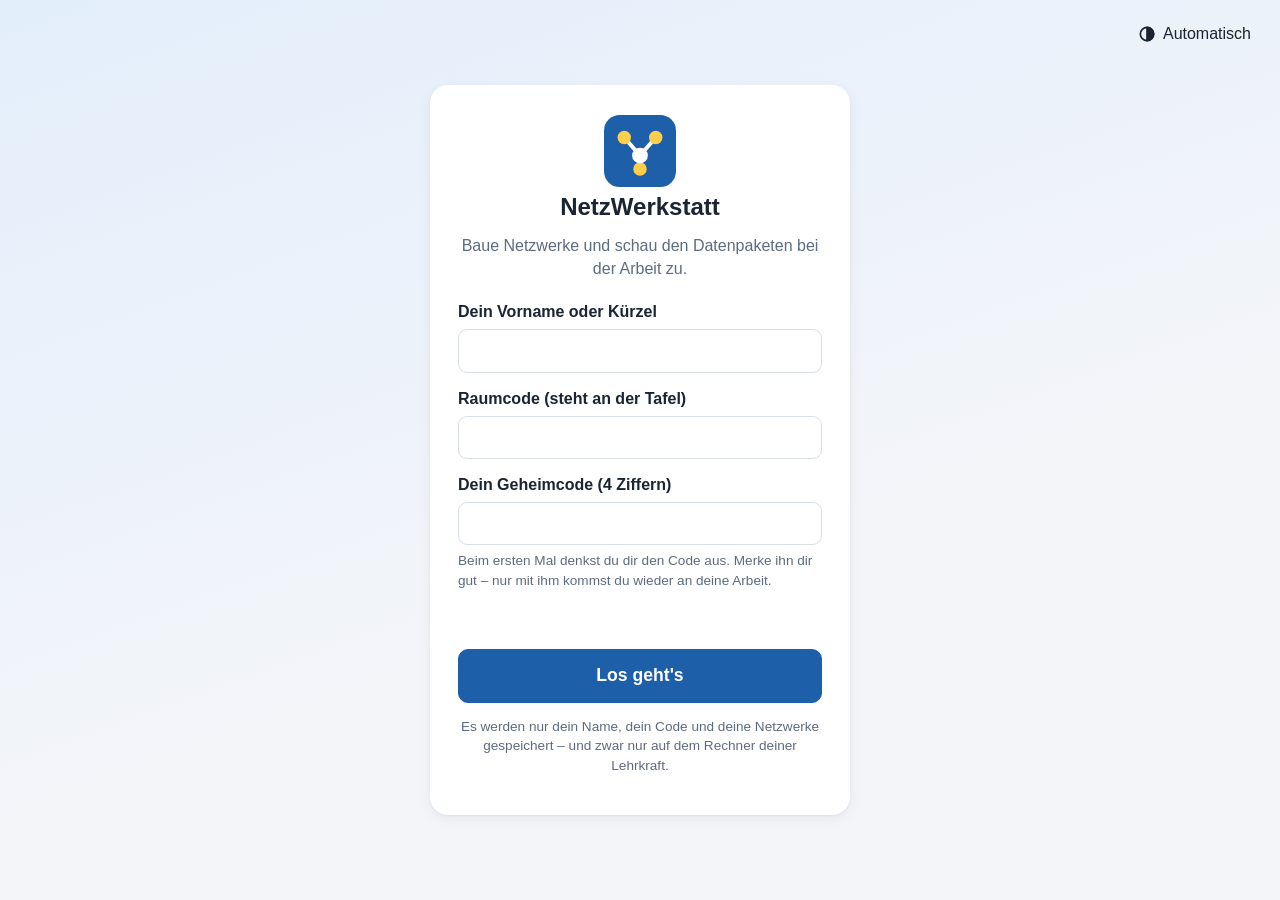
<file: web/index.html>
<!doctype html>
<html lang="de">
<head>
<meta charset="utf-8">
<meta name="viewport" content="width=device-width, initial-scale=1, viewport-fit=cover">
<meta name="robots" content="noindex">
<title>NetzWerkstatt</title>
<link rel="icon" href="img/logo.svg" type="image/svg+xml">
<link rel="stylesheet" href="css/style.css">
<script src="js/theme.js"></script>
</head>
<body>

<!-- Anmeldung -->
<section id="screen-login" class="screen login-screen" hidden>
  <div class="login-card">
    <img src="img/logo.svg" alt="" class="logo-big">
    <h1>NetzWerkstatt</h1>
    <p class="muted">Baue Netzwerke und schau den Datenpaketen bei der Arbeit zu.</p>
    <form id="login-form" autocomplete="off">
      <label>Dein Vorname oder Kürzel
        <input id="login-name" maxlength="30" required autocapitalize="words" spellcheck="false">
      </label>
      <label>Raumcode (steht an der Tafel)
        <input id="login-room" inputmode="numeric" maxlength="12" required spellcheck="false">
      </label>
      <label>Dein Geheimcode (4 Ziffern)
        <input id="login-code" type="password" inputmode="numeric" pattern="[0-9]{4}" maxlength="4" minlength="4" required spellcheck="false" autocomplete="off" title="Genau 4 Ziffern">
        <span class="small muted hint">Beim ersten Mal denkst du dir den Code aus. Merke ihn dir gut – nur mit ihm kommst du wieder an deine Arbeit.</span>
      </label>
      <p id="login-error" class="error" role="alert"></p>
      <button class="btn primary big" type="submit">Los geht's</button>
    </form>
    <p class="small muted">Es werden nur dein Name, dein Code und deine Netzwerke gespeichert – und zwar nur auf dem Rechner deiner Lehrkraft.</p>
  </div>
</section>

<!-- Aufgabenübersicht -->
<section id="screen-tasks" class="screen" hidden>
  <header class="topbar">
    <div class="brand"><img src="img/logo.svg" alt=""> NetzWerkstatt</div>
    <div class="spacer"></div>
    <span id="who" class="who"></span>
    <a id="btn-teacher-tasks" class="btn" href="lehrer.html" hidden>Zurück zur Lehreransicht</a>
    <button id="btn-logout" class="btn ghost">Abmelden</button>
  </header>
  <main class="task-list-wrap">
    <div class="list-head"><h2>Wähle eine Aufgabe</h2><a id="btn-demos" class="btn" href="vorfuehrung.html" hidden title="Fertige Netze, in denen Schritt für Schritt erklärt wird, was passiert">▶ Vorführungen ansehen</a></div>
    <p id="preview-note" class="preview-note" hidden>Baukasten der Lehrkraft: Du siehst alle Aufgaben, auch gesperrte. Was du hier baust, kannst du in der Lehrkraft-Ansicht als Startaufbau oder Musterlösung einer eigenen Aufgabe übernehmen.</p>
    <p id="no-tasks" class="muted empty" hidden>Deine Lehrkraft hat noch keine Aufgaben freigeschaltet. Sobald es so weit ist, erscheinen sie hier von selbst.</p>
    <div id="task-list" class="task-list"></div>
  </main>
</section>

<!-- Arbeitsfläche -->
<section id="screen-editor" class="screen editor" hidden>
  <header class="topbar">
    <a id="btn-teacher" class="btn" href="lehrer.html" hidden title="Zurück zur Lehreransicht">← Lehreransicht</a>
    <button id="btn-back" class="btn ghost">← <span class="when-next">Zurück zu den </span>Aufgaben</button>
    <h1 id="task-title" class="task-title"></h1>
    <div class="spacer"></div>
    <span id="save-state" class="save-state"></span>
    <button id="btn-reset" class="btn ghost" title="Alles löschen und die Aufgabe noch einmal von vorn beginnen" aria-label="Neu anfangen">↺<span class="lbl"> Neu anfangen</span></button>
    <button id="btn-solution" class="btn ghost" hidden>Musterlösung</button>
    <button id="btn-submit" class="btn primary">Abgeben</button>
  </header>

  <div class="workspace">
    <nav class="palette" id="palette" aria-label="Geräte und Verbindungen"></nav>
    <button id="btn-palette-up" class="pal-up" type="button" hidden>↑ Geräte und Kabel</button>

    <div class="stage">
      <div class="toolbar" role="toolbar" aria-label="Werkzeuge">
        <button class="tool active" data-tool="move" title="Geräte und Verbindungen antippen, um sie einzustellen – oder Geräte verschieben">
          <svg viewBox="0 0 24 24" class="ti"><path d="M12 3v18M3 12h18M12 3l-3 3M12 3l3 3M12 21l-3-3M12 21l3-3M3 12l3-3M3 12l3 3M21 12l-3-3M21 12l-3 3"/></svg><span>Auswählen</span></button>
        <button class="tool" data-tool="delete" title="Gerät oder Verbindung löschen">
          <svg viewBox="0 0 24 24" class="ti"><path d="M4 7h16M9 7V4h6v3M6 7l1 13h10l1-13"/></svg><span>Löschen</span></button>
        <button id="tool-done" class="tool tool-done" type="button" hidden>✓ <span id="tool-done-lbl">Fertig mit Verbinden</span></button>
        <div id="tool-hint" class="tool-hint"></div>
        <div class="seg addr-switch" role="group" aria-label="Adressen auf der Arbeitsfläche">
          <button class="on" data-addr="v4" aria-pressed="true" title="IPv4-Adressen anzeigen">IPv4</button>
          <button data-addr="v6" aria-pressed="false" title="IPv6-Adressen anzeigen">IPv6</button>
        </div>
      </div>
      <div class="canvas-wrap">
        <div id="mode-chip" class="mode-chip" hidden></div>
        <svg id="canvas" class="canvas" role="img" aria-label="Arbeitsfläche mit dem Netzwerk"></svg>
        <div id="netkinds" class="netkinds" aria-live="polite"></div>
        <div id="readonly-banner" class="readonly-banner" hidden>
          <span>Abgegeben – du kannst nichts mehr ändern.</span>
          <span class="ro-actions"><button id="btn-unsubmit" class="btn small">Abgabe zurücknehmen</button><button id="btn-back2" class="btn small primary">← Zurück zu den Aufgaben</button></span>
        </div>
      </div>
      <section class="log-wrap" id="log-wrap">
        <button id="log-toggle" class="area-head log-head" type="button" aria-expanded="true" aria-controls="log">
          <svg viewBox="0 0 24 24" class="area-ico" aria-hidden="true"><path d="M3 7l9-4 9 4-9 4-9-4zM3 7v10l9 4 9-4V7M12 11v10"/></svg>
          <span>Datenpakete</span><span id="log-count" class="log-count"></span>
          <svg viewBox="0 0 24 24" class="chev" aria-hidden="true"><path d="M6 9l6 6 6-6"/></svg>
        </button>
        <div class="log" id="log" aria-live="polite"></div>
      </section>
    </div>

    <aside class="side">
      <section class="card task-card" id="task-card">
        <h3 class="area-head"><svg viewBox="0 0 24 24" class="area-ico" aria-hidden="true"><path d="M9 4h6v3H9zM7 5H5v16h14V5h-2M8.5 12l2 2 4-4M8.5 17h7"/></svg><span>Aufgabe</span></h3>
        <div id="task-mini" class="task-mini"></div>
        <div id="level-wrap" class="level-wrap">
          <div class="level-head" id="level-head">Wie viel Hilfe möchtest du?</div>
          <div id="level-pick" class="seg level-pick" role="group" aria-labelledby="level-head"></div>
          <p id="level-text" class="level-text"></p>
        </div>
        <p id="task-intro"></p>
        <button id="task-more" type="button">Ganzen Aufgabentext lesen</button>
        <ul id="goals" class="goals"></ul>
        <div id="quiz" class="quiz" hidden></div>
        <div id="all-done" class="all-done" hidden>Alle Ziele erreicht! Tippe oben rechts auf <b>„Jetzt abgeben“</b> ↗</div>
        <details id="task-tip-wrap"><summary>Tipp</summary><p id="task-tip"></p></details>
        <details id="task-think-wrap" hidden><summary>Zum Nachdenken</summary><p id="task-think"></p></details>
        <button id="card-more" class="card-more" type="button" hidden>▼ Weitere Ziele weiter unten</button>
      </section>
      <section class="card inspector" id="inspector"></section>
    </aside>
  </div>
</section>

<!-- Dialoge -->
<div id="modal" class="modal" hidden>
  <div class="modal-box" role="dialog" aria-modal="true">
    <button class="modal-close btn ghost" id="modal-close" aria-label="Schließen">✕</button>
    <div id="modal-body"></div>
  </div>
</div>
<div id="toast" class="toast" role="status" hidden></div>

<script src="js/sim.js"></script>
<script src="js/tasks.js"></script>
<script src="js/stufen.js"></script>
<script src="js/eigene.js"></script>
<script src="js/view.js"></script>
<script src="js/common.js"></script>
<script src="js/loesungen.js"></script>
<script src="js/details.js"></script>
<script src="js/app.js"></script>
</body>
</html>
</file>
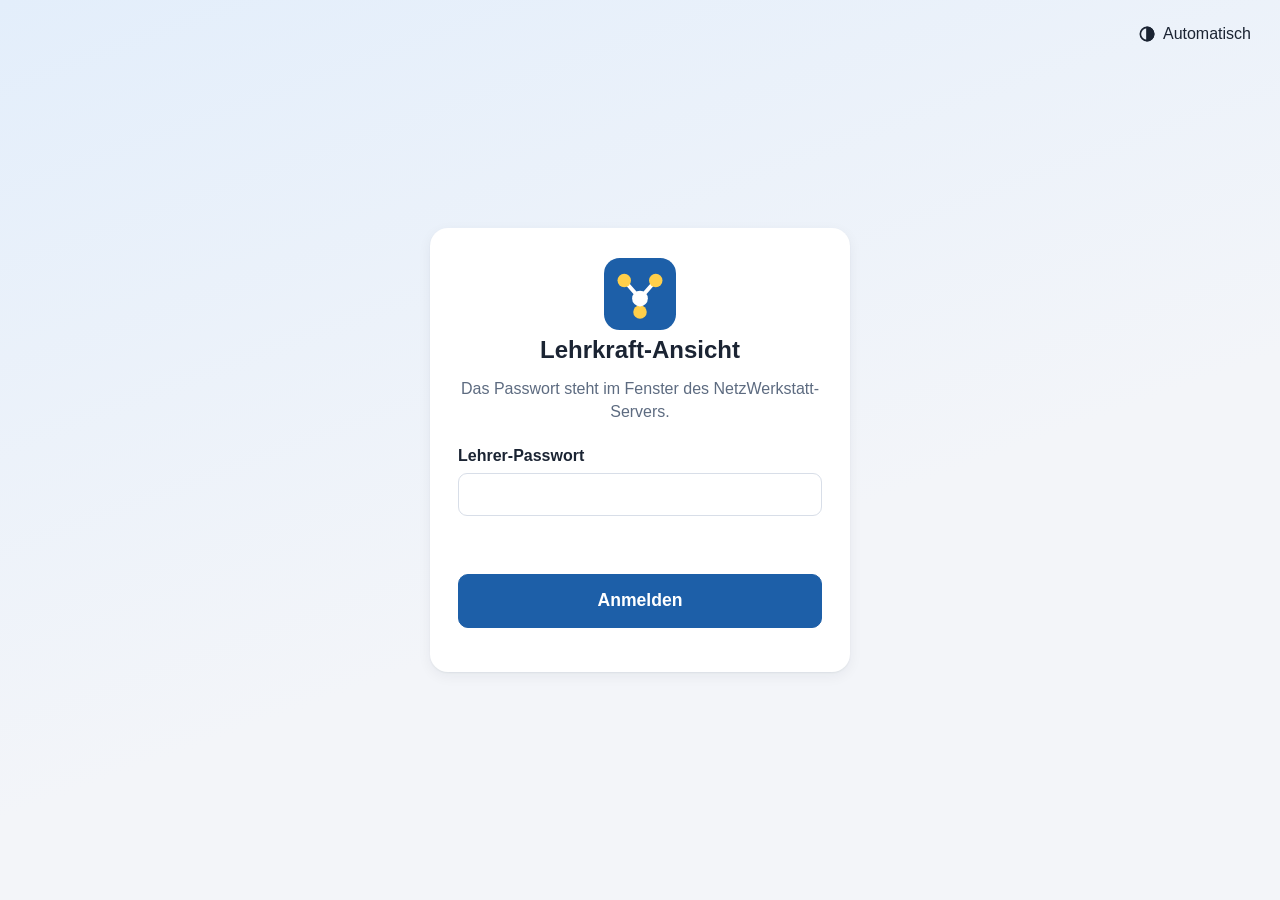
<file: web/lehrer.html>
<!doctype html>
<html lang="de">
<head>
<meta charset="utf-8">
<meta name="viewport" content="width=device-width, initial-scale=1">
<meta name="robots" content="noindex">
<title>NetzWerkstatt – Lehrkraft</title>
<link rel="icon" href="img/logo.svg" type="image/svg+xml">
<link rel="stylesheet" href="css/style.css">
<script src="js/theme.js"></script>
<link rel="stylesheet" href="css/lehrer.css">
</head>
<body>

<section id="screen-login" class="screen login-screen" hidden>
  <div class="login-card">
    <img src="img/logo.svg" alt="" class="logo-big">
    <h1>Lehrkraft-Ansicht</h1>
    <p class="muted">Das Passwort steht im Fenster des NetzWerkstatt-Servers.</p>
    <form id="login-form" autocomplete="off">
      <label>Lehrer-Passwort <input id="login-pw" type="password" required></label>
      <p id="login-error" class="error" role="alert"></p>
      <button class="btn primary big" type="submit">Anmelden</button>
    </form>
  </div>
</section>

<section id="screen-dash" class="screen" hidden>
  <header class="topbar">
    <div class="brand"><img src="img/logo.svg" alt=""><span class="brand-text">NetzWerkstatt <span class="muted">· Lehrkraft</span></span></div>
    <div class="spacer"></div>
    <span class="room" title="Raumcode für die Anmeldung der Schülerinnen und Schüler">Raumcode <b id="room-code"></b></span>
    <button id="btn-free" class="btn primary" title="Direkt ins freie Bauen wechseln – zum Vorführen am Beamer oder zum Ausprobieren. Oben links geht es zurück zur Lehreransicht.">Freies Bauen</button>
    <button id="btn-workshop" class="btn" title="Baukasten öffnen: Schüleransicht mit allen Aufgaben – zum Ausprobieren und zum Bauen eigener Aufgaben">Baukasten</button>
    <a class="btn" href="vorfuehrung.html?von=lehrer" title="Fertige Netze Schritt für Schritt erklären – zum Vorführen am Beamer. Dort gibst du die Vorführungen auch für Schüler frei.">▶ Vorführungen</a>
    <button id="btn-beamer-code" class="btn" title="Adresse, QR-Code und Raumcode groß am Beamer zeigen, damit sich alle anmelden können">Zugang am Beamer</button>
    <button id="btn-logout" class="btn ghost">Abmelden</button>
  </header>
  <main class="dash">
    <p id="conn-lost" class="conn-lost" role="alert" hidden>Keine Verbindung zum NetzWerkstatt-Server. Die Liste ist nicht mehr aktuell. Läuft das Programm noch auf dem Lehrer-Rechner?</p>
    <div class="class-bar" id="class-bar"></div>
    <nav id="task-tabs" class="task-nav" aria-label="Aufgaben"></nav>
    <div class="dash-main">
    <div class="task-head">
      <h2 id="task-heading"></h2>
      <span id="task-lock" class="lock-state"></span>
      <span id="task-count" class="muted"></span>
      <div class="spacer"></div>
      <button id="btn-try-task" class="btn small primary" title="Diese Aufgabe selbst so bearbeiten, wie die Schüler sie sehen – auch wenn sie noch gesperrt ist. Dein Aufbau zählt nicht zu den Schülerergebnissen. Oben links geht es zurück zur Lehreransicht.">▶ Selbst ausprobieren</button>
      <button id="btn-copy-task" class="btn small" title="Texte, Start und Musterlösung in eine neue eigene Aufgabe übernehmen">Als Vorlage für eigene Aufgabe</button>
      <button id="btn-edit-task" class="btn small" hidden>Bearbeiten</button>
      <button id="btn-export-task" class="btn small" hidden>Exportieren</button>
      <button id="btn-delete-task" class="btn small ghost" hidden>Löschen</button>
    </div>
    <div class="dash-tools">
      <label class="toggle"><input type="checkbox" id="chk-unlock"> <span id="lbl-unlock">Für Schüler freischalten</span></label>
      <button id="btn-show-solution" class="btn">Musterlösung zeigen</button>
      <label class="toggle"><input type="checkbox" id="chk-release"> <span id="lbl-release">Musterlösung für Schüler freigeben</span></label>
      <button id="btn-solutions" class="btn" title="Musterlösungen für mehrere Aufgaben oder ganze Themen auf einmal freigeben oder sperren">Musterlösungen verwalten</button>
      <div class="spacer"></div>
      <label class="toggle"><input type="checkbox" id="chk-anon"> Namen beim Zeigen ausblenden</label>
      <label class="toggle"><input type="checkbox" id="chk-only-submitted"> nur Abgaben</label>
      <button id="btn-compare" class="btn primary" disabled>Ausgewählte vergleichen</button>
      <button id="btn-delete-sel" class="btn danger" disabled title="Die Arbeiten der ausgewählten Schülerinnen und Schüler zu dieser Aufgabe löschen">Ausgewählte löschen</button>
    </div>
    <div class="table-wrap">
      <table class="students">
        <thead><tr><th class="sel"><input type="checkbox" id="chk-sel-all" title="Alle angezeigten Arbeiten auswählen" aria-label="Alle angezeigten Arbeiten auswählen"></th><th>Name</th><th>Status</th><th>Ziele</th><th>Zuletzt</th><th></th></tr></thead>
        <tbody id="rows"></tbody>
      </table>
      <p id="empty" class="muted empty" hidden>Noch keine Schülerinnen und Schüler angemeldet. Zeige den Zugang am Beamer, damit sich alle anmelden können.</p>
    </div>
    <p class="muted small">Die Liste aktualisiert sich automatisch alle paar Sekunden.</p>
    </div>
  </main>
</section>

<div id="modal" class="modal" hidden>
  <div class="modal-box" role="dialog" aria-modal="true">
    <button class="modal-close btn ghost" id="modal-close" aria-label="Schließen">✕</button>
    <div id="modal-body"></div>
  </div>
</div>
<div id="toast" class="toast" role="status" hidden></div>
<input type="file" id="file-import" accept=".json,application/json" hidden>

<script src="js/sim.js"></script>
<script src="js/tasks.js"></script>
<script src="js/stufen.js"></script>
<script src="js/eigene.js"></script>
<script src="js/view.js"></script>
<script src="js/common.js"></script>
<script src="js/loesungen.js"></script>
<script src="js/details.js"></script>
<script src="js/qr.js"></script>
<script src="js/teacher.js"></script>
</body>
</html>
</file>
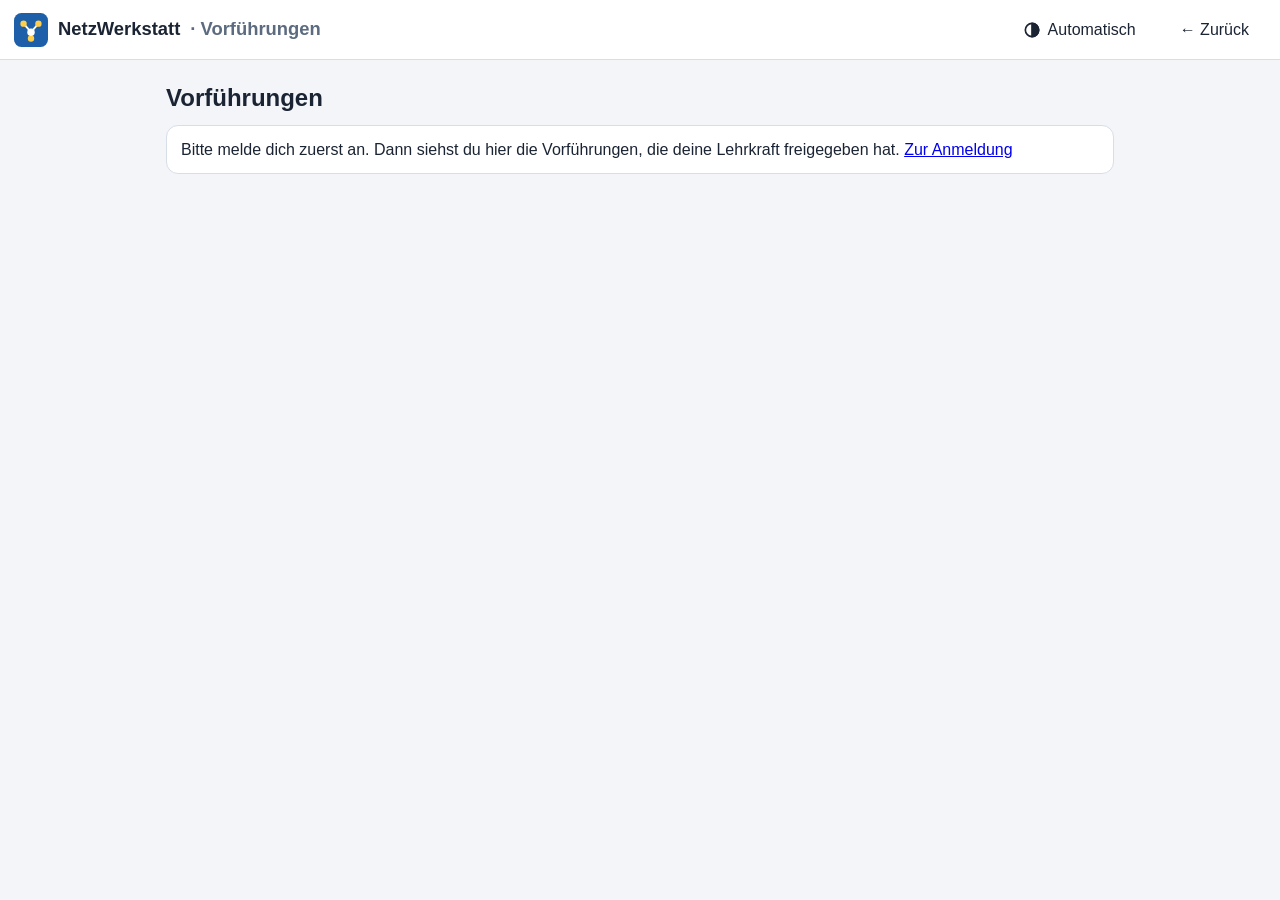
<file: web/vorfuehrung.html>
<!doctype html>
<html lang="de">
<head>
<meta charset="utf-8">
<meta name="viewport" content="width=device-width, initial-scale=1, viewport-fit=cover">
<meta name="robots" content="noindex">
<title>NetzWerkstatt – Vorführungen</title>
<link rel="icon" href="img/logo.svg" type="image/svg+xml">
<link rel="stylesheet" href="css/style.css">
<script src="js/theme.js"></script>
</head>
<body>

<!-- Übersicht -->
<section id="screen-list" class="screen">
  <header class="topbar">
    <div class="brand"><img src="img/logo.svg" alt=""> NetzWerkstatt <span class="muted">· Vorführungen</span></div>
    <div class="spacer"></div>
    <a class="btn ghost back-link" href="index.html">← Zurück</a>
  </header>
  <main class="task-list-wrap">
    <h2>Vorführungen</h2>
    <p id="intro-student" class="muted" hidden>Hier ist das Netz schon fertig aufgebaut. Schritt für Schritt wird erklärt, was passiert, und die Datenpakete laufen wirklich durch das Netz. Mit „Weiter“ und „Zurück“ bestimmst du das Tempo.</p>
    <div id="intro-teacher" class="demo-intro-teacher" hidden>
      <p class="muted">Fertig aufgebaute Netze zum Vorführen am Beamer. Schritt für Schritt wird erklärt, was passiert, und die Datenpakete laufen wirklich durch das Netz. Mit „Weiter“ und „Zurück“ (oder den Pfeiltasten) bestimmst du das Tempo und kannst an jeder Stelle mit der Klasse besprechen, was gerade passiert.</p>
      <p class="muted">Schülerinnen und Schüler sehen eine Vorführung erst, wenn du sie freigibst. So kannst du sie zuerst gemeinsam ansehen und danach zum Nachschauen freigeben. Hast du Klassen angelegt, gibst du für jede Klasse einzeln frei.</p>
      <div class="demo-admin">
        <label id="demo-class" class="demo-class" hidden>Klasse <select id="sel-demo-class" aria-label="Klasse, für die du Vorführungen freigibst"></select></label>
        <span id="demo-open-count" class="demo-open-count"></span>
        <div class="spacer"></div>
        <button id="btn-open-all" class="btn small">Alle freigeben</button>
        <button id="btn-close-all" class="btn small ghost">Alle sperren</button>
      </div>
    </div>
    <p id="demo-msg" class="demo-msg" hidden></p>
    <div id="demo-list" class="task-grid"></div>
  </main>
</section>

<!-- Vorführung -->
<section id="screen-demo" class="screen editor" hidden>
  <header class="topbar">
    <button id="btn-list" class="btn ghost">← Alle Vorführungen</button>
    <h1 id="demo-title" class="task-title"></h1>
    <div class="spacer"></div>
    <span id="demo-count" class="muted"></span>
  </header>
  <div class="workspace demo-space">
    <div class="stage">
      <div class="canvas-wrap"><svg id="canvas" class="canvas" role="img" aria-label="Netzwerk der Vorführung"></svg></div>
      <div class="log" id="log" aria-live="polite"></div>
    </div>
    <aside class="side">
      <section class="card demo-card">
        <ol id="demo-dots" class="demo-dots" aria-label="Schritte"></ol>
        <h2 id="step-title" class="demo-step-title"></h2>
        <p id="step-text"></p>
        <div class="demo-nav">
          <button id="btn-prev" class="btn">← Zurück</button>
          <button id="btn-replay" class="btn" title="Die Pakete dieses Schritts noch einmal laufen lassen">↻ Nochmal</button>
          <button id="btn-next" class="btn primary">Weiter →</button>
        </div>
        <label class="toggle demo-slow"><input type="checkbox" id="chk-slow"> Langsam</label>
        <div id="demo-end" class="demo-end" hidden>
          <p>Jetzt bist du dran! Probiere es in der passenden Aufgabe selbst aus.</p>
          <a id="btn-try" class="btn primary" href="index.html">Selbst ausprobieren</a>
        </div>
      </section>
    </aside>
  </div>
</section>

<div id="toast" class="toast" role="status" hidden></div>

<script src="js/common.js"></script>
<script src="js/sim.js"></script>
<script src="js/tasks.js"></script>
<script src="js/view.js"></script>
<script src="js/demos.js"></script>
<script src="js/vorfuehrung.js"></script>
</body>
</html>
</file>
<file: web/css/style.css>
/* NetzWerkstatt – Gestaltung. Keine externen Schriften oder Dateien. */
:root {
  --bg: #f3f5f9;
  --panel: #ffffff;
  --ink: #1b2433;
  --muted: #5d6b80;
  --line: #d8dee8;
  --brand: #1d5fa8;
  --brand-ink: #ffffff;
  --brand-soft: #e3eefb;
  --accent: #f5b300;
  --ok: #1f8a4c;
  --ok-soft: #e2f4ea;
  --bad: #c0362c;
  --bad-soft: #fbe6e4;
  --warn: #9a6400;
  --wlan: #2a7de1;
  --bt: #8a4fc7;
  --fiber: #d9731a;
  --cable: #3b4659;
  --req: #1d5fa8;
  --resp: #1f8a4c;
  --on-color: #ffffff;
  --panel-2: #f6f8fb;
  --panel-3: #fafbfd;
  --input-bg: #ffffff;
  --chip-bg: #eef1f6;
  --line-soft: #eef1f5;
  --line-strong: #c3ccda;
  --hover: rgba(0, 0, 0, .05);
  --hover-soft: #f3f6fa;
  --overlay-bg: rgba(255, 255, 255, .92);
  --grid-dot: #d3dae5;
  --warn-soft: #fff4d1;
  --suggest-bg: #fff8e1;
  --suggest-line: #f0d68a;
  --info-soft: #eef5ff;
  --v6-soft: #eef6f1;
  --purple: #6a4fb3;
  --purple-soft: #f3eefc;
  --wan: #7a5cc4;
  --bt-soft: #f1e8fa;
  --fiber-soft: #fdeee0;
  --udp: #a8550b;
  --udp-soft: #fdeede;
  --loss: #c97a00;
  --packet-wait: #8a96a8;
  --brand-line: #a8c4ea;
  --bad-line: #e6a29c;
  --dev-fill: #ffffff;      --dev-line: #c3ccda;
  --router-fill: #fff6dc;   --router-line: #e3c36a;
  --switch-fill: #eef5ff;   --switch-line: #a8c4ea;
  --server-fill: #eefaf2;   --server-line: #9fd3b4;
  --isp-fill: #f3eefc;      --isp-line: #b9a3e3;
  --cloud-fill: #f1f4f9;    --cloud-line: #b9c3d3;
  --headset-fill: #f6f0fb;  --headset-line: #c6a8e0;
  --bus-fill: #f6f7fa;
  --off-fill: #eceef2;
  --login-bg: linear-gradient(160deg, #e3eefb, #f3f5f9 60%);
  --radius: 12px;
  --shadow: 0 1px 2px rgba(20, 30, 50, .06), 0 4px 14px rgba(20, 30, 50, .06);
  font-family: -apple-system, BlinkMacSystemFont, "Segoe UI", Roboto, "Helvetica Neue", Arial, sans-serif;
  color: var(--ink);
}
* { box-sizing: border-box; }
html, body { margin: 0; height: 100%; background: var(--bg); }
/* Tablet: Doppeltippen vergrößert nicht die ganze Seite (Zwei-Finger-Zoom bleibt möglich) */
html { touch-action: manipulation; }
body { font-size: 16px; line-height: 1.45; -webkit-text-size-adjust: 100%; }
[hidden] { display: none !important; }
h1, h2, h3, h4 { margin: 0 0 .5em; line-height: 1.2; }
p { margin: 0 0 .7em; }
.muted { color: var(--muted); }
.small { font-size: .85em; }
.error { color: var(--bad); min-height: 1.2em; }
.row { display: flex; gap: 10px; align-items: center; }
.row.end { justify-content: flex-end; }
.spacer { flex: 1; }

/* ---------------------------------------------------------------- Knöpfe */
.btn {
  font: inherit; border: 1px solid var(--line); background: var(--panel); color: var(--ink);
  padding: 9px 16px; border-radius: 10px; cursor: pointer; min-height: 42px; touch-action: manipulation;
}
/* Hover-Effekte nur mit Maus: Auf dem iPad bliebe ein angetippter Knopf sonst hervorgehoben und sähe aktiv aus */
@media (hover: hover) { .btn:hover { border-color: var(--line-strong); } }
a.btn { text-decoration: none; display: inline-flex; align-items: center; }
.btn:disabled { opacity: .55; cursor: default; }
.btn.primary { background: var(--brand); color: var(--brand-ink); border-color: var(--brand); font-weight: 600; }
@media (hover: hover) { .btn.primary:hover { filter: brightness(1.08); } }
.btn.ghost { background: transparent; border-color: transparent; }
@media (hover: hover) { .btn.ghost:hover { background: var(--hover); } }
.btn.danger { color: var(--bad); border-color: var(--bad-line); background: var(--panel); margin-top: 8px; }
.btn.small { padding: 4px 10px; min-height: 32px; font-size: .9em; }
.btn.danger-fill { background: var(--bad); color: var(--on-color); border-color: var(--bad); font-weight: 600; }
@media (hover: hover) { .btn.danger-fill:hover { filter: brightness(1.08); } }
/* Aktionsknöpfe, die etwas losschicken (Ping, Öffnen, Datei senden …): immer hervorgehoben und mit Symbol */
.btn.act { display: inline-flex; align-items: center; justify-content: center; gap: 7px; font-weight: 600; }
.btn.act .act-ico { flex: none; width: 18px; height: 18px; fill: none; stroke: currentColor; stroke-width: 2; stroke-linecap: round; stroke-linejoin: round; }
.act-row { display: flex; flex-wrap: wrap; gap: 6px; margin: 4px 0 10px; }
.act-row .btn.act { flex: 1 1 140px; }
.btn.act.wide { width: 100%; margin-bottom: 10px; }
.btn.big { width: 100%; padding: 13px; font-size: 1.1em; }
input {
  font: inherit; width: 100%; padding: 9px 11px; border: 1px solid var(--line); border-radius: 9px;
  background: var(--input-bg); color: var(--ink); min-height: 42px;
}
input:focus { outline: 2px solid var(--brand); outline-offset: 0; border-color: var(--brand); }
input.invalid { border-color: var(--bad); background: var(--bad-soft); }
input:disabled { background: var(--chip-bg); color: var(--muted); }

/* ---------------------------------------------------------------- Kopfzeile */
.topbar {
  display: flex; align-items: center; gap: 10px; padding: 8px 14px; background: var(--panel);
  border-bottom: 1px solid var(--line); min-height: 60px; flex-wrap: wrap;
}
.brand { display: flex; align-items: center; gap: 10px; font-weight: 700; font-size: 1.15em; }
.brand img { width: 34px; height: 34px; }
.who { color: var(--muted); }
.task-title { font-size: 1.15em; margin: 0; }
.save-state { font-size: .85em; color: var(--muted); }
.save-state.ok { color: var(--ok); }
.save-state.bad { color: var(--bad); font-weight: 600; }

/* ---------------------------------------------------------------- Anmeldung */
.login-screen { min-height: 100%; display: grid; place-items: center; padding: 20px; background: var(--login-bg); position: relative; }
.login-card { background: var(--panel); border-radius: 18px; box-shadow: var(--shadow); padding: 30px 28px; width: min(420px, 100%); text-align: center; }
.login-card form { text-align: left; display: grid; gap: 14px; margin: 20px 0 14px; }
.login-card label { display: grid; gap: 6px; font-weight: 600; }
.login-card label .hint { font-weight: normal; }
.logo-big { width: 72px; height: 72px; }

/* ---------------------------------------------------------------- Aufgabenliste */
.task-list-wrap { max-width: 980px; margin: 0 auto; padding: 24px 16px; }
.task-list { display: grid; gap: 22px; }
.group-title { display: flex; align-items: baseline; gap: 10px; flex-wrap: wrap; font-size: 1.05em; margin: 0 0 8px; padding-bottom: 6px; border-bottom: 2px solid var(--line); }
.group-count { font-size: .78em; font-weight: 600; color: var(--muted); }
.group-count.all { color: var(--ok); }
.task-grid { display: grid; gap: 10px; grid-template-columns: repeat(auto-fill, minmax(280px, 1fr)); }
.task-tile {
  display: flex; gap: 12px; text-align: left; font: inherit; color: inherit; background: var(--panel);
  border: 1px solid var(--line); border-radius: var(--radius); padding: 12px 14px; cursor: pointer; box-shadow: var(--shadow);
}
@media (hover: hover) { .task-tile:hover { border-color: var(--brand); } }
.task-tile h4 { font-size: 1em; margin: 0 0 .25em; }
.task-tile p { color: var(--muted); font-size: .88em; margin: 0 0 6px; display: -webkit-box; -webkit-line-clamp: 2; -webkit-box-orient: vertical; overflow: hidden; }
.task-tile.done .tile-num { background: var(--ok-soft); color: var(--ok); }
.tile-num { flex: none; width: 34px; height: 34px; border-radius: 50%; background: var(--brand-soft); color: var(--brand); font-weight: 700; display: grid; place-items: center; font-size: 1.1em; }
.task-tile.free .tile-num { background: var(--warn-soft); color: var(--warn); }
.tile-meta { display: flex; gap: 8px; flex-wrap: wrap; align-items: center; }
.badge { font-size: .78em; padding: 2px 9px; border-radius: 99px; background: var(--chip-bg); color: var(--muted); font-weight: 600; }
.badge.ok { background: var(--ok-soft); color: var(--ok); }
.badge.new { background: var(--brand-soft); color: var(--brand); }
.badge.sol { background: var(--warn-soft); color: var(--warn); }

/* ---------------------------------------------------------------- Arbeitsfläche */
.screen.editor { height: 100%; display: flex; flex-direction: column; }
.workspace { flex: 1; min-height: 0; display: grid; grid-template-columns: 144px minmax(0, 1fr) 330px; }
.palette { background: var(--panel); border-right: 1px solid var(--line); padding: 8px 6px; overflow-y: auto; display: flex; flex-direction: column; gap: 4px; }
.pal-group + .pal-group { margin-top: 4px; padding-top: 6px; border-top: 1px solid var(--line); }
.palette-title {
  font: inherit; font-size: .7em; text-transform: uppercase; letter-spacing: .05em; color: var(--muted); font-weight: 700; line-height: 1.2;
  width: 100%; display: flex; align-items: center; justify-content: space-between; gap: 4px; text-align: left;
  background: none; border: 0; border-radius: 6px; padding: 5px 4px; min-height: 30px; cursor: pointer; touch-action: manipulation;
}
@media (hover: hover) { .palette-title:hover { color: var(--ink); background: var(--panel-2); } }
.palette-title .chev { flex: none; width: 14px; height: 14px; fill: none; stroke: currentColor; stroke-width: 2.4; stroke-linecap: round; stroke-linejoin: round; transition: transform .15s; }
.pal-group.zu .chev { transform: rotate(-90deg); }
.pal-group.zu .pal-items { display: none; }
.pal-items { display: grid; grid-template-columns: 1fr 1fr; gap: 5px; padding-top: 2px; }
.pal-btn {
  font: inherit; font-size: .7em; line-height: 1.15; display: flex; flex-direction: column; align-items: center; gap: 2px; text-align: center; hyphens: manual; overflow-wrap: anywhere;
  background: var(--panel-2); border: 1px solid var(--line); border-radius: 10px; padding: 6px 2px; min-height: 58px; cursor: pointer; color: var(--ink); touch-action: manipulation;
}
@media (hover: hover) { .pal-btn:hover { border-color: var(--brand); background: var(--brand-soft); } }
.pal-btn .icon { stroke: var(--ink); }
.pal-btn .ti { width: 30px; height: 30px; padding: 3px; fill: none; stroke: currentColor; stroke-width: 2; stroke-linecap: round; stroke-linejoin: round; }
/* Verbindungswerkzeuge: gestrichelter Rand, gewähltes Werkzeug farbig */
.pal-tool { border-style: dashed; }
.pal-tool.active { background: var(--brand); color: var(--on-color); border-color: var(--brand); border-style: solid; }
.is-readonly .pal-btn { opacity: .4; pointer-events: none; }
/* Geräte lassen sich aus der Leiste ziehen: seitlich ziehen rollt nicht, langes Drücken öffnet kein Menü */
.pal-btn[data-type] { touch-action: pan-y; -webkit-touch-callout: none; user-select: none; -webkit-user-select: none; }
.pal-ghost { position: fixed; left: 0; top: 0; z-index: 60; pointer-events: none; margin: -32px 0 0 -32px; width: 64px; height: 64px;
  display: flex; align-items: center; justify-content: center; border-radius: 14px; border: 2px solid var(--brand);
  background: var(--panel); color: var(--ink); box-shadow: 0 6px 18px rgba(20, 35, 60, .3); opacity: .92; }
.pal-ghost .icon { stroke: var(--ink); }
.canvas.drop-ok { outline: 3px dashed var(--brand); outline-offset: -3px; }
.icon, .glyph { fill: none; stroke: currentColor; stroke-width: 2; stroke-linecap: round; stroke-linejoin: round; }
.icon .fill, .glyph .fill { fill: var(--brand-soft); stroke: none; }

.stage { display: flex; flex-direction: column; min-width: 0; min-height: 0; padding: 10px; gap: 8px; }
.toolbar { display: flex; gap: 6px; align-items: center; flex-wrap: wrap; }
.tool {
  font: inherit; display: flex; gap: 6px; align-items: center; padding: 7px 12px; min-height: 42px; border-radius: 10px;
  border: 1px solid var(--line); background: var(--panel); cursor: pointer; color: var(--ink); touch-action: manipulation;
}
.tool .ti { width: 20px; height: 20px; fill: none; stroke: currentColor; stroke-width: 2; stroke-linecap: round; stroke-linejoin: round; }
.tool.active { background: var(--brand); color: var(--on-color); border-color: var(--brand); }
.tool[data-tool="delete"].active { background: var(--bad); border-color: var(--bad); }
.is-readonly .tool:not([data-tool="move"]) { opacity: .4; }
.tool-hint { color: var(--brand); font-weight: 600; font-size: .92em; padding-left: 2px; line-height: 1.35;
  /* eigene Zeile unter den Knöpfen; alle Hinweise übereinander, damit die Höhe gleich bleibt */
  order: 10; flex: 0 0 100%; min-width: 0; display: grid; }
.tool-hint > span { grid-area: 1 / 1; visibility: hidden; }
.tool-hint > span.on { visibility: visible; }

.canvas-wrap { position: relative; flex: 1; min-height: 260px; background: var(--panel); border: 1px solid var(--line); border-radius: var(--radius); overflow: hidden; }
.canvas { width: 100%; height: 100%; display: block; touch-action: none; user-select: none; -webkit-user-select: none; }
.readonly-banner { position: absolute; left: 10px; right: 10px; bottom: 10px; background: var(--ok-soft); color: var(--ok); border-radius: 10px; padding: 8px 12px; font-weight: 600; display: flex; gap: 10px; align-items: center; justify-content: space-between; flex-wrap: wrap; }

/* SVG-Netz */
.grid-dot { fill: var(--grid-dot); }
.link .hit { stroke: transparent; stroke-width: 22; cursor: pointer; }
.link .wire { stroke: var(--cable); stroke-width: 3.5; pointer-events: none; }
.link.wlan .wire { stroke: var(--wlan); stroke-dasharray: 3 7; stroke-width: 3.5; stroke-linecap: round; }
.link.bluetooth .wire { stroke: var(--bt); stroke-dasharray: 2 6; stroke-width: 3; stroke-linecap: round; }
.link.stadt .wire { stroke: var(--fiber); stroke-width: 6; }
.stadt-label rect { stroke: var(--fiber); }
.stadt-label text { fill: var(--fiber); }
.link.selected .wire { stroke: var(--accent); stroke-width: 6; }
.port-label rect { fill: var(--panel); stroke: var(--line); }
.port-label text { font-size: calc(11.5px * var(--ts, 1)); fill: var(--muted); font-weight: 600; pointer-events: none; }
.port-label.wan rect { stroke: var(--wan); }
.port-label.wan text { fill: var(--wan); }
.port-label.lan text { font-size: calc(10.5px * var(--ts, 1)); }
.sock { fill: none; stroke: var(--muted); stroke-width: 1.1; }
.sock.used { fill: var(--muted); }
.sock.wan { stroke: var(--wan); }
.sock.wan.used { fill: var(--wan); }
.device { cursor: pointer; }
.device .glyph, .device text, .device .lock { pointer-events: none; }
.device .box { fill: var(--dev-fill); stroke: var(--dev-line); stroke-width: 2; }
.device .glyph { color: var(--ink); }
.device.type-router .box { fill: var(--router-fill); stroke: var(--router-line); }
.device.type-switch .box, .device.type-ap .box { fill: var(--switch-fill); stroke: var(--switch-line); }
.device.type-server .box { fill: var(--server-fill); stroke: var(--server-line); }
.device.type-isp .box { fill: var(--isp-fill); stroke: var(--isp-line); }
.device.cloud .box { fill: var(--cloud-fill); stroke: var(--cloud-line); }
.device.type-headset .box { fill: var(--headset-fill); stroke: var(--headset-line); }
.device.highlight .box { stroke: var(--accent); stroke-width: 5; }
.device.selected .box { stroke: var(--brand); stroke-width: 4; }
.device.pending .box { stroke: var(--accent); stroke-width: 5; stroke-dasharray: 6 4; }
.device .name { font-size: calc(14px * var(--ts, 1)); font-weight: 700; fill: var(--ink); paint-order: stroke; stroke: var(--panel); stroke-width: 4px; stroke-linejoin: round; }
.device .ip { font-size: calc(12.5px * var(--ts, 1)); fill: var(--muted); font-family: ui-monospace, Consolas, monospace; paint-order: stroke; stroke: var(--panel); stroke-width: 4px; stroke-linejoin: round; }
.device .ip.missing { fill: var(--bad); }
.device .lock circle { fill: var(--muted); }
.device .lock path { fill: none; stroke: var(--panel); stroke-width: 1.6; }
.packet circle { fill: var(--req); stroke: var(--panel); stroke-width: 3; }
.packet.response circle { fill: var(--resp); }
.packet-label rect { fill: var(--req); }
.packet.response .packet-label rect { fill: var(--resp); }
.packet-label text { fill: var(--on-color); font-size: calc(12.5px * var(--ts, 1)); font-weight: 700; }
.packet.failed > circle { fill: var(--bad); }
.fail-mark circle { fill: var(--bad); stroke: var(--panel); stroke-width: 3; }
.fail-mark path { stroke: var(--on-color); stroke-width: 3.5; stroke-linecap: round; }
.busy .canvas { cursor: progress; }

/* Bus-Kabel, Ausfälle und Topologie */
.device.type-bus .box { fill: var(--bus-fill); stroke: var(--dev-line); }
.device.type-bus.selected .box { stroke: var(--brand); stroke-width: 4; }
.bus-line { stroke: var(--cable); stroke-width: 7; stroke-linecap: round; fill: none; pointer-events: none; }
.bus-end { fill: var(--muted); pointer-events: none; }
.device.off .box { fill: var(--off-fill); stroke: var(--bad); stroke-dasharray: 5 4; }
.device.off .glyph { opacity: .35; }
.link.broken .wire { stroke: var(--bad); stroke-dasharray: 10 6; }
.break-mark { pointer-events: none; }
.link .plug-end { fill: var(--cable); stroke: var(--panel); stroke-width: 2; pointer-events: none; }
.break-mark circle { fill: var(--bad); stroke: var(--panel); stroke-width: 2.5; }
.break-mark path { fill: var(--on-color); }
.topo-badge { cursor: pointer; }
.topo-badge rect { fill: var(--brand-soft); stroke: var(--brand-line); }
.topo-badge text { font-size: calc(13px * var(--ts, 1)); font-weight: 700; fill: var(--brand); }
.topo-badge.bad rect { fill: var(--bad-soft); stroke: var(--bad-line); }
.topo-badge.bad text { fill: var(--bad); }
.fault-note { background: var(--bad-soft); color: var(--bad); border-radius: 8px; padding: 7px 9px; font-size: .9em; font-weight: 600; }
.topo-card { border: 1px solid var(--line); border-radius: var(--radius); padding: 10px 14px; margin: 10px 0; }
.topo-card h3 { margin: 0 0 4px; }
.topo-pc { display: grid; grid-template-columns: 1fr 1fr; gap: 12px; }
.topo-pc h4 { margin: 6px 0 2px; }
.topo-pc ul { margin: 0; padding-left: 18px; }
@media (max-width: 640px) { .topo-pc { grid-template-columns: 1fr; } }

/* Paket-Protokoll */
.log { height: 150px; overflow-y: auto; background: var(--panel); border: 1px solid var(--line); border-radius: var(--radius); padding: 6px 8px; font-size: .9em; flex: none; }
.log-empty { color: var(--muted); padding: 6px; }
.log-entry { display: flex; gap: 8px; align-items: baseline; padding: 5px 4px; border-bottom: 1px solid var(--line-soft); flex-wrap: wrap; }
.log-label { font-weight: 700; color: var(--req); min-width: 110px; }
.log-entry.response .log-label { color: var(--resp); }
.log-entry.failed .log-label { color: var(--bad); }
.log-proto { font-size: .82em; background: var(--chip-bg); color: var(--muted); border-radius: 6px; padding: 0 6px; font-family: ui-monospace, Consolas, monospace; }
.log-text { flex: 1; min-width: 180px; }
.log-entry.result.ok { background: var(--ok-soft); border-radius: 8px; }
.log-entry.result.ok .log-label { color: var(--ok); }
.log-entry.result.bad { background: var(--bad-soft); border-radius: 8px; }
.log-entry.result.bad .log-label { color: var(--bad); }
.log-hint { color: var(--warn); }
.log-note { flex-basis: 100%; padding-left: 118px; font-size: .9em; color: var(--purple); font-weight: 600; }
.nat-info { background: var(--purple-soft); border-radius: 8px; padding: 6px 9px; font-size: .9em; }

/* Rechte Spalte */
.side { border-left: 1px solid var(--line); background: var(--bg); overflow-y: auto; padding: 10px; display: flex; flex-direction: column; gap: 10px; }
.card { background: var(--panel); border: 1px solid var(--line); border-radius: var(--radius); padding: 14px; }
.card h3 { font-size: 1em; text-transform: uppercase; letter-spacing: .05em; color: var(--muted); }
.task-card p { font-size: 1.05em; line-height: 1.5; color: var(--ink); }
.goals { list-style: none; padding: 0; margin: 0 0 10px; display: grid; gap: 6px; }
.goals li { position: relative; padding: 8px 9px 8px 38px; border-radius: 9px; background: var(--panel-2); border: 2px solid transparent; font-size: 1.02em; line-height: 1.42; color: var(--ink); }
.goals li::before { content: ""; position: absolute; left: 9px; top: 9px; width: 18px; height: 18px; border-radius: 50%; border: 2px solid var(--cloud-line); background: var(--input-bg); }
.goals li.done { background: var(--ok-soft); }
.goals li.done::before { border-color: var(--ok); background: var(--ok); }
.goals li.done::after { content: ""; position: absolute; left: 15px; top: 12px; width: 5px; height: 9px; border: solid var(--on-color); border-width: 0 2.5px 2.5px 0; transform: rotate(45deg); }
.goals.compact li { padding-top: 4px; padding-bottom: 4px; }
.goals.compact li::before { top: 5px; }
.goals.compact li.done::after { top: 8px; }
.all-done { background: var(--ok); color: var(--on-color); padding: 9px 12px; border-radius: 9px; font-weight: 700; margin-bottom: 10px; }
details { margin-top: 6px; }
details summary { cursor: pointer; font-weight: 600; color: var(--brand); padding: 4px 0; }
details p { margin-top: 4px; font-size: .93em; }

.insp-head { display: flex; gap: 10px; align-items: center; margin-bottom: 4px; }
.insp-head .icon { flex: none; stroke: var(--ink); }
.insp-head > div { flex: 1; }
.insp-type { font-size: .78em; text-transform: uppercase; letter-spacing: .05em; color: var(--muted); font-weight: 700; }
.insp-name { font-weight: 700; font-size: 1.05em; padding: 5px 8px; min-height: 36px; }
.group { border-top: 1px solid var(--line); margin-top: 12px; padding-top: 10px; }
.group h4 { font-size: .9em; margin-bottom: 8px; }
/* Einklappbare Abschnitte im Einstellungsbereich */
details.sec { margin-top: 10px; padding-top: 2px; }
details.sec > summary { list-style: none; display: flex; align-items: center; gap: 8px; color: var(--ink); padding: 8px 0; min-height: 40px; -webkit-tap-highlight-color: transparent; }
details.sec > summary::-webkit-details-marker { display: none; }
details.sec > summary h4 { margin: 0; flex: 1; font-size: .95em; }
details.sec > summary::after { content: ""; width: 8px; height: 8px; border: solid var(--muted); border-width: 0 2px 2px 0; transform: rotate(45deg); margin: 0 6px 4px 0; transition: transform .15s; }
details.sec[open] > summary::after { transform: rotate(-135deg); margin-bottom: -2px; }
details.sec[open] > summary { margin-bottom: 4px; }
@media (hover: hover) { details.sec > summary:hover h4 { color: var(--brand); } }
.field { display: grid; gap: 4px; font-size: .88em; font-weight: 600; color: var(--muted); margin-bottom: 9px; }
.field input { font-weight: 400; color: var(--ink); font-family: ui-monospace, Consolas, monospace; }
.fhint { font-weight: 500; font-size: .92em; min-height: 0; }
.fhint.bad { color: var(--bad); }
.fhint.warn { color: var(--warn); }
.fhint.ok { color: var(--ok); }
.inline { display: flex; gap: 6px; }
.inline input { flex: 1; min-width: 0; }
.chips { display: flex; flex-wrap: wrap; gap: 6px; margin: -3px 0 10px; }
.chip { font: inherit; font-size: .8em; padding: 4px 10px; border-radius: 99px; border: 1px solid var(--line); background: var(--panel-2); cursor: pointer; color: var(--ink); min-height: 30px; }
@media (hover: hover) { .chip:hover { border-color: var(--brand); } }
.toggle { display: flex; gap: 8px; align-items: center; font-weight: 600; margin: 6px 0 8px; }
.toggle input { width: 22px; height: 22px; min-height: 0; }
.dns-table { display: grid; gap: 5px; margin-bottom: 8px; }
.dns-row { display: grid; grid-template-columns: 1.3fr 1fr 34px; gap: 5px; align-items: center; }
.dns-row.head { font-size: .78em; color: var(--muted); font-weight: 700; }
.dns-row input { font-size: .85em; padding: 6px 7px; min-height: 36px; font-family: ui-monospace, Consolas, monospace; }
.port { background: var(--panel-3); border: 1px solid var(--line-soft); border-radius: 9px; padding: 8px; margin-bottom: 8px; }
.port-head { font-weight: 700; margin-bottom: 6px; }
.port .field { margin-bottom: 4px; }
.conn { list-style: none; padding: 0; margin: 0; display: grid; gap: 4px; }
.router-conn { margin: 0 0 10px; }
.router-conn li { display: flex; align-items: center; gap: 6px; flex-wrap: wrap; font-size: .9em; }
.router-conn .replug-btn { margin-left: auto; }
.port-name { display: inline-block; min-width: 3.6em; padding: 0 6px; border: 1px solid var(--line-strong); border-radius: 9px; font-size: .85em; font-weight: 600; color: var(--muted); text-align: center; }
.port-name.wan { border-color: var(--wan); color: var(--wan); }
.btn.act.match { box-shadow: 0 0 0 3px var(--brand-soft), 0 0 0 5px var(--brand); }
.kind { font-size: .75em; font-weight: 700; padding: 1px 7px; border-radius: 6px; background: var(--chip-bg); color: var(--cable); }
.kind.bluetooth { background: var(--bt-soft); color: var(--bt); }
.kind.stadt { background: var(--fiber-soft); color: var(--fiber); }
ul.files { list-style: none; padding: 0; margin: 4px 0 8px; font-size: .92em; }
ul.files li { padding: 2px 0; overflow-wrap: anywhere; }
select { font: inherit; width: 100%; padding: 8px; border: 1px solid var(--line); border-radius: 8px; background: var(--input-bg); color: var(--ink); margin-top: 3px; }

/* Anzeige der Netzarten auf der Arbeitsfläche */
.netkinds { position: absolute; left: 10px; bottom: 10px; max-width: calc(100% - 20px); display: flex; flex-wrap: wrap; gap: 6px; align-items: center; background: var(--overlay-bg); border: 1px solid var(--line); border-radius: 10px; padding: 5px 8px; font-size: .88em; }
.is-readonly .netkinds { bottom: 62px; }
.nk-title { font-weight: 700; color: var(--muted); }
.nk-none { color: var(--muted); }
.nk-chip { font: inherit; font-weight: 700; min-height: 32px; padding: 3px 10px; border-radius: 8px; border: 2px solid var(--line); background: var(--panel); cursor: pointer; color: var(--ink); touch-action: manipulation; }
.nk-chip.nk-PAN { border-color: var(--bt); color: var(--bt); }
.nk-chip.nk-LAN { border-color: var(--brand); color: var(--brand); }
.nk-chip.nk-MAN { border-color: var(--fiber); color: var(--fiber); }
.nk-chip.nk-WAN { border-color: var(--wan); color: var(--wan); }
.nk-chip.on { background: var(--accent); border-color: var(--accent); color: #1b2433; }
.nk-info { flex-basis: 100%; max-width: 520px; line-height: 1.4; }
.nk-why { color: var(--muted); }
.kind.wlan { background: var(--brand-soft); color: var(--wlan); }
.locked-note { background: var(--chip-bg); border-radius: 8px; padding: 7px 9px; font-size: .88em; }

/* Dialoge */
.modal { position: fixed; inset: 0; background: rgba(15, 22, 35, .5); display: grid; place-items: center; padding: 16px; z-index: 50; }
.modal-box { position: relative; background: var(--panel); border-radius: 16px; padding: 22px; width: min(520px, 100%); max-height: calc(100vh - 32px); max-height: calc(100dvh - 32px); overflow: auto; box-shadow: 0 20px 60px rgba(0, 0, 0, .25); }
.modal-box.wide { width: min(1100px, 100%); }
.modal-box.full { width: 100%; height: 100%; max-height: none; display: flex; flex-direction: column; }
.modal-box.full .view-wrap { flex: 1; aspect-ratio: auto; }
.modal-close { position: absolute; top: 8px; right: 8px; font-size: 1.2em; z-index: 2; }
.modal-title { padding-right: 40px; }
.confirm-text { font-size: 1.05em; margin: 6px 0 18px; padding-right: 30px; }
.view-wrap { border: 1px solid var(--line); border-radius: var(--radius); overflow: hidden; aspect-ratio: 900 / 560; background: var(--panel); }
.view-wrap .canvas { pointer-events: none; }
.browser { display: grid; gap: 10px; }
.browser-bar { display: flex; align-items: center; gap: 10px; background: var(--chip-bg); border-radius: 10px 10px 0 0; padding: 8px 10px; margin-top: 24px; }
.dots { display: flex; gap: 5px; }
.dots i { width: 11px; height: 11px; border-radius: 50%; background: var(--line-strong); display: block; }
.browser-url { background: var(--input-bg); border-radius: 7px; padding: 3px 10px; flex: 1; font-family: ui-monospace, Consolas, monospace; font-size: .9em; }
.browser-page { border: 1px solid var(--chip-bg); border-top: 0; padding: 22px; margin-top: -10px; border-radius: 0 0 10px 10px; }
.browser-page h1 { color: var(--brand); font-size: 1.5em; }

.toast { position: fixed; left: 50%; bottom: 20px; transform: translateX(-50%); background: var(--ink); color: var(--bg); padding: 11px 18px; border-radius: 12px; z-index: 60; max-width: min(560px, calc(100% - 32px)); box-shadow: 0 8px 30px rgba(0, 0, 0, .2); font-weight: 600; }
.toast.error { background: var(--bad); color: var(--on-color); }
.toast.ok { background: var(--ok); color: var(--on-color); }
.toast.has-act { display: flex; align-items: center; gap: 14px; }
.toast-act { font: inherit; font-weight: 700; padding: 6px 12px; min-height: 36px; border-radius: 8px; border: 2px solid currentColor; background: transparent; color: inherit; cursor: pointer; flex: none; }

/* ---------------------------------------------------------------- Tablet hochkant / schmale Fenster */
/* Einstellungen: oben in der rechten Spalte, die Aufgabe kompakt darunter (die Arbeitsfläche bleibt frei) */
.inspector { position: relative; }
.insp-close { position: absolute; top: 6px; right: 6px; z-index: 1; min-height: 34px; min-width: 34px; padding: 4px 8px; }
.inspector .insp-head, .inspector > h3 { padding-right: 34px; }
/* Ist ein Gerät gewählt, bleibt die Aufgabe kompakt oben stehen; die Einstellungen rollen darunter */
.side.has-sel .inspector { border-color: var(--brand); box-shadow: 0 0 0 1px var(--brand); padding: 12px 14px; }
.side.has-sel #task-tip-wrap, .side.has-sel #task-think-wrap { display: none; }
.side.has-sel .task-card { flex: none; padding: 10px 12px; position: sticky; top: -10px; z-index: 2; max-height: 40vh; overflow-y: auto; overscroll-behavior: contain; box-shadow: 0 6px 14px -8px rgba(20, 35, 60, .35); }
.side.has-sel .task-card h3 { margin-bottom: 2px; }
.side.has-sel #task-intro:not(.full) { display: -webkit-box; -webkit-box-orient: vertical; -webkit-line-clamp: 2; line-clamp: 2; overflow: hidden; cursor: pointer; font-size: .98em; }
.side.has-sel #task-more { display: inline; }
#task-more { display: none; font: inherit; font-size: .82em; font-weight: 600; color: var(--brand); background: none; border: 0; padding: 0 0 6px; cursor: pointer; }
.side.has-sel .goals li { padding-top: 5px; padding-bottom: 5px; font-size: .98em; }
.side.has-sel .goals li::before { top: 6px; }
.side.has-sel .goals li.done::after { top: 9px; }
/* Kompakt: erreichte Ziele nur als Zusammenfassung, darunter die offenen */
/* Kompakt (Gerät gewählt): Erklärung zur Hilfe ausblenden, damit mehr Ziele Platz haben */
.side.has-sel .level-text { display: none; }
.goals li.sum { display: none; }
.side.has-sel .goals li.sum { display: block; background: var(--ok-soft); color: var(--ok); font-weight: 600; padding-left: 10px; }
.side.has-sel .goals li.sum::before, .side.has-sel .goals li.sum::after { display: none; }
.side.has-sel .goals li.sum ~ li.done { display: none; }
.card-more { position: sticky; bottom: -10px; display: block; width: calc(100% + 24px); margin: 4px -12px -10px; padding: 8px 12px; border: 0; border-top: 1px solid var(--line);
  background: var(--panel); color: var(--brand); font: inherit; font-size: .84em; font-weight: 700; text-align: left; cursor: pointer; border-radius: 0 0 var(--radius) var(--radius); }
.card-more[hidden] { display: none; }
/* Leiste „Testen“: führt direkt zu Ping, Browser, Diensten und Dateien */
.jump { display: flex; flex-wrap: wrap; align-items: center; gap: 6px; margin: 8px 0 2px; padding: 8px; border-radius: 10px; background: var(--brand-soft); }
.jump-label { font-size: .82em; font-weight: 700; color: var(--brand); margin-right: 2px; }
.jump-btn { font: inherit; font-size: .88em; font-weight: 600; display: inline-flex; align-items: center; gap: 5px; min-height: 36px; padding: 4px 11px; border-radius: 99px;
  border: 1px solid var(--brand); background: var(--panel); color: var(--brand); cursor: pointer; touch-action: manipulation; }
@media (hover: hover) { .jump-btn:hover { background: var(--brand); color: var(--on-color); } }
.jump-btn .act-ico { width: 16px; height: 16px; fill: none; stroke: currentColor; stroke-width: 2; stroke-linecap: round; stroke-linejoin: round; }
details.sec { scroll-margin-top: 8px; }
details.sec.flash > summary h4 { animation: secflash 1.2s ease-out; }
@keyframes secflash { 0%, 40% { color: var(--brand); } 100% { color: inherit; } }
@media (max-width: 860px) {
  /* Tablet hochkant: Einstellungen als Leiste unten, die Arbeitsfläche bleibt darüber sichtbar */
  .inspector.sheet { position: fixed; left: 0; right: 0; bottom: 0; z-index: 20; max-height: 46vh; overflow-y: auto; overscroll-behavior: contain;
    border-radius: 16px 16px 0 0; box-shadow: 0 -8px 28px rgba(20, 35, 60, .22); padding-bottom: max(14px, env(safe-area-inset-bottom)); }
  body.has-sheet .screen.editor { padding-bottom: 46vh; }
  details.sec { scroll-margin-top: 4px; }
  .side.has-sel .task-card { position: static; max-height: none; box-shadow: none; }
}
@media (max-width: 1100px) {
  .jump { gap: 5px; padding: 7px; }
  .jump-btn { padding: 4px 8px; gap: 4px; }
  .workspace { grid-template-columns: 136px minmax(0, 1fr) 290px; }
}
@media (max-width: 600px) { .tool span { display: none; } }
@media (max-width: 860px) {
  .screen.editor { height: auto; min-height: 100%; }
  .workspace { grid-template-columns: 1fr; }
  .palette { flex-direction: row; overflow-x: auto; border-right: 0; border-bottom: 1px solid var(--line); }
  /* Schmal (iPad hochkant): alle Knöpfe in Reihen umbrechen, damit nichts versteckt ist */
  .palette { flex-wrap: wrap; overflow: visible; gap: 5px; }
  .pal-group { display: contents; }
  .pal-group.zu .pal-items, .pal-items { display: contents; }
  .palette-title { display: none; }
  .pal-btn { width: 70px; min-height: 54px; flex: none; }
  .canvas-wrap { flex: none; aspect-ratio: 900 / 560; min-height: 0; }
  .side { border-left: 0; overflow: visible; }
}

/* Tablet hochkant: Hinweis-Knopf, wenn die Geräteleiste oben aus dem Bild gerollt ist */
.pal-up { position: fixed; top: max(8px, env(safe-area-inset-top)); left: 50%; transform: translateX(-50%); z-index: 25;
  font: inherit; font-weight: 700; font-size: .92em; min-height: 40px; padding: 6px 16px; border-radius: 99px; border: 1px solid var(--brand);
  background: var(--brand); color: var(--on-color); box-shadow: 0 4px 14px rgba(20, 35, 60, .3); cursor: pointer; touch-action: manipulation; }

/* Umschalter „Von Hand" / „Automatisch (DHCP)" */
.seg { display: flex; border: 1px solid var(--line); border-radius: 10px; overflow: hidden; margin-bottom: 10px; }
.seg button { flex: 1; font: inherit; font-size: .88em; font-weight: 600; padding: 7px 6px; min-height: 38px; border: 0; background: var(--panel-2); color: var(--muted); cursor: pointer; }
.seg button + button { border-left: 1px solid var(--line); }
.seg button.on { background: var(--brand); color: var(--on-color); }
.seg button:disabled { cursor: default; }
.seg-sub { font-weight: 400; font-size: .9em; opacity: .85; }
.dhcp-btn { width: 100%; margin-bottom: 10px; }
.chip.suggest { background: var(--suggest-bg); border-color: var(--suggest-line); }
.dhcp-info { background: var(--info-soft); border-radius: 8px; padding: 7px 9px; font-size: .88em; margin-bottom: 8px; }
.wlan-badge path { fill: none; stroke: var(--wlan); stroke-width: 2; stroke-linecap: round; }
.wlan-badge circle { fill: var(--wlan); }

/* IPv6 */
.addr-switch { margin: 0 0 0 auto; flex: none; }
.addr-switch button { flex: none; padding: 7px 12px; min-height: 42px; }
.v6-row { display: flex; flex-direction: column; gap: 1px; margin: 4px 0; }
.v6-kind { flex: none; min-width: 74px; font-size: .82em; font-weight: 600; color: var(--muted); }
.v6-row code, .group.v6 code { font-family: ui-monospace, Consolas, monospace; font-size: .86em; overflow-wrap: anywhere; user-select: all; -webkit-user-select: all; }
.chips-label { align-self: center; font-size: .8em; font-weight: 600; color: var(--muted); }
.chip.v6 { background: var(--v6-soft); }
table.cmp { width: 100%; table-layout: fixed; border-collapse: collapse; font-size: .82em; margin: 6px 0; overflow-wrap: break-word; hyphens: auto; -webkit-hyphens: auto; }
table.cmp th, table.cmp td { text-align: left; vertical-align: top; padding: 4px 5px; border-bottom: 1px solid var(--line); }
table.cmp thead th { color: var(--brand); }
table.cmp tbody th { color: var(--muted); font-weight: 600; }
table.cmp col.k { width: 26%; }
/* ---------------------------------------------------------------- TCP, UDP und Internetdienste */
.link.lossy .wire { stroke: var(--loss); }
.loss-badge circle { fill: var(--warn-soft); stroke: var(--loss); stroke-width: 2; }
.loss-badge path { fill: var(--loss); }
.packet.wait circle { fill: var(--packet-wait); }
.packet.wait .packet-label rect { fill: var(--packet-wait); }
.packet.tcp > circle { fill-opacity: .6; }
.log-entry.wait .log-label { color: var(--warn); }
.log-entry.tcp .log-label { font-weight: 600; }
.log-proto.tcp { background: var(--brand-soft); color: var(--brand); }
.log-proto.udp { background: var(--udp-soft); color: var(--udp); }
.svc-ask { font-size: .85em; color: var(--muted); margin: 2px 0 6px; }
.svc-ask b { color: var(--ink); }
.svc-box { background: var(--brand-soft); border-radius: 12px; padding: 8px 10px 10px; margin: 4px 0 10px; }
.svc-box .svc-ask { margin-top: 0; }
.svc-btns { display: grid; grid-template-columns: minmax(0, 1fr) minmax(0, 1fr); gap: 6px; }
.svc-act { font: inherit; font-size: .88em; font-weight: 600; display: flex; align-items: center; gap: 8px; text-align: left;
  min-height: 42px; padding: 6px 10px; border-radius: 10px; cursor: pointer;
  background: var(--panel); color: var(--brand); border: 2px solid var(--brand); }
@media (hover: hover) { .svc-act:hover { background: var(--panel-2); } }
.svc-act span { min-width: 0; hyphens: auto; -webkit-hyphens: auto; overflow-wrap: anywhere; }
.svc-act:active { transform: translateY(1px); }
.svc-act .svc-ico { flex: none; width: 22px; height: 22px; fill: none; stroke: currentColor; stroke-width: 1.8; stroke-linecap: round; stroke-linejoin: round; }
.svc-act.match { background: var(--brand); color: var(--brand-ink); box-shadow: 0 0 0 3px var(--brand-soft), 0 0 0 5px var(--brand); }
.svc-act:focus-visible { outline: 3px solid var(--brand); outline-offset: 2px; }
.svc-info { font-size: .85em; color: var(--muted); margin: -4px 0 8px 30px; }
.svc-info b { color: var(--ink); }
.proto-tag { font-size: .75em; font-weight: 700; padding: 1px 7px; border-radius: 6px; font-family: ui-monospace, Consolas, monospace; }
.proto-tag.tcp { background: var(--brand-soft); color: var(--brand); }
.proto-tag.udp { background: var(--udp-soft); color: var(--udp); }
.loss-note { background: var(--warn-soft); border-radius: 8px; padding: 6px 9px; font-size: .88em; }
.mail-list { list-style: none; padding: 0; margin: 10px 0 0; display: grid; gap: 6px; }
.mail-list li { background: var(--panel-2); border-radius: 9px; padding: 8px 10px; }
.quiz { display: grid; gap: 6px; margin: 0 0 10px; }
.quiz h4 { font-size: .9em; margin: 4px 0 2px; }
.quiz-row { display: grid; grid-template-columns: 1fr auto; gap: 8px; align-items: center; background: var(--panel-2); border-radius: 9px; padding: 5px 6px 5px 10px; font-size: .9em; }
.quiz-row .seg { margin: 0; }
.quiz-row .seg button { min-height: 32px; padding: 4px 10px; flex: none; }
.quiz-result { font-weight: 600; font-size: .9em; padding: 6px 10px; border-radius: 9px; background: var(--warn-soft); color: var(--warn); }
.quiz-result.ok { background: var(--ok-soft); color: var(--ok); }
.quiz-answers { list-style: none; padding: 0; margin: 0; display: grid; gap: 3px; font-size: .9em; }
.quiz-answers .ok { color: var(--ok); }
.quiz-answers .bad { color: var(--bad); }

/* ---------------------------------------------------------------- Dunkler Modus */
/* js/theme.js setzt data-theme="dark" (eigene Wahl oder Systemeinstellung). */
:root[data-theme="dark"] {
  color-scheme: dark;
  --bg: #0f141c;
  --panel: #18202b;
  --panel-2: #1f2834;
  --panel-3: #1c2430;
  --input-bg: #111821;
  --chip-bg: #28323f;
  --ink: #e7ecf3;
  --muted: #a1aec0;
  --line: #354152;
  --line-soft: #273140;
  --line-strong: #4f5e73;
  --hover: rgba(255, 255, 255, .07);
  --hover-soft: #232d3a;
  --overlay-bg: rgba(24, 32, 43, .94);
  --grid-dot: #2e3949;
  --brand: #5ea6f5;
  --brand-ink: #0b1524;
  --on-color: #0b1524;
  --brand-soft: #1a3252;
  --brand-line: #3c6698;
  --accent: #f5b300;
  --ok: #4fc684;
  --ok-soft: #173725;
  --bad: #f27a72;
  --bad-soft: #3f2120;
  --bad-line: #8a403b;
  --warn: #f0b84d;
  --warn-soft: #3a2f12;
  --suggest-bg: #3a3214;
  --suggest-line: #7a6522;
  --info-soft: #1a2c44;
  --v6-soft: #1b3326;
  --purple: #b9a0f0;
  --purple-soft: #2b2342;
  --wan: #b49af0;
  --wlan: #66a9f7;
  --bt: #c19af0;
  --bt-soft: #2f2342;
  --fiber: #f39a4c;
  --fiber-soft: #3d2816;
  --udp: #f39a4c;
  --udp-soft: #3d2816;
  --loss: #f0a530;
  --cable: #b4bfcf;
  --req: #5ea6f5;
  --resp: #4fc684;
  --packet-wait: #7d899b;
  --dev-fill: #1f2834;      --dev-line: #55657b;
  --router-fill: #3a3018;   --router-line: #b8963a;
  --switch-fill: #182c46;   --switch-line: #4a7bb8;
  --server-fill: #15332a;   --server-line: #3f9468;
  --isp-fill: #2a2342;      --isp-line: #8068c0;
  --cloud-fill: #222b38;    --cloud-line: #55657b;
  --headset-fill: #2e2338;  --headset-line: #9474b4;
  --bus-fill: #1f2834;
  --off-fill: #161b22;
  --login-bg: linear-gradient(160deg, #13233a, #0f141c 60%);
  --shadow: 0 1px 2px rgba(0, 0, 0, .3), 0 4px 14px rgba(0, 0, 0, .3);
}
:root[data-theme="dark"] .task-item.active .cnt { background: rgba(0, 0, 0, .2); }
:root[data-theme="dark"] .task-item.active .sol-mark { background: rgba(0, 0, 0, .2); }
:root[data-theme="dark"] .modal { background: rgba(0, 0, 0, .65); }
/* Der QR-Code braucht immer einen hellen Rand, damit Tablets ihn lesen können */
:root[data-theme="dark"] .access-qr svg { background: #fff; padding: 10px; border-radius: 12px; }

/* Umschalter Hell / Dunkel / Automatisch */
.theme-btn { display: inline-flex; align-items: center; gap: 6px; white-space: nowrap; }
.theme-btn svg { width: 20px; height: 20px; fill: none; stroke: currentColor; stroke-width: 2; stroke-linecap: round; stroke-linejoin: round; }
.login-screen > .theme-btn { position: absolute; top: 12px; right: 12px; }
@media (max-width: 600px) { .topbar .theme-btn span { display: none; } }
/* „Neu anfangen“ auf schmalen Bildschirmen nur als Symbol, damit die Kopfzeile nicht umbricht */
@media (max-width: 900px) { #btn-reset .lbl { display: none; } #btn-reset { font-size: 1.15em; } }
.preview-note { background: var(--brand-soft); color: var(--ink); border-left: 4px solid var(--brand); border-radius: 8px; padding: 10px 14px; margin: 0 0 14px; }
.task-tile.custom .tile-num { font-size: .85em; }
/* Name eines Dienstes im Internet (unter dem Schalter des Dienstes) */
.svc-name { margin: 0 0 10px 30px; }
.svc-name .field { margin-bottom: 4px; }
.name-dns p { margin: 0 0 6px; }
.name-dns .chips { margin: 0 0 6px; }

/* ---------------------------------------------------------------- Schwierigkeitsgrade */
.level-wrap { margin: 2px 0 10px; }
.level-wrap[hidden] { display: none; }
.level-head { font-size: .85em; font-weight: 600; color: var(--muted); margin-bottom: 4px; }
.level-pick { margin: 0 0 4px; }
.level-text { font-size: .85em !important; color: var(--muted); margin: 0; }
.stars { color: var(--warn); letter-spacing: 1px; font-size: .9em; }

.goal-help { display: block; margin-top: 5px; font-size: .92em; color: var(--brand); font-weight: 600; }
/* Auf der Stufe „Schwer“ gibt es keine 💡-Vorschläge */
.stufe-schwer .chip.suggest { display: none; }
.stufe-schwer .chips:not(:has(.chip:not(.suggest))) { display: none; }
.list-head { display: flex; flex-wrap: wrap; align-items: center; justify-content: space-between; gap: 10px; margin-bottom: 16px; }
.list-head h2 { margin: 0 auto 0 0; }

/* ---------------------------------------------------------------- Vorführungen */
.demo-intro-teacher p { margin: 0 0 8px; }
.demo-admin { display: flex; flex-wrap: wrap; align-items: center; gap: 8px; margin: 4px 0 14px; }
.demo-class { display: flex; align-items: center; gap: 8px; margin: 0; font-weight: 600; }
.demo-class select { width: auto; min-width: 120px; }
.demo-msg { padding: 12px 14px; border-radius: var(--radius); background: var(--panel); border: 1px solid var(--line); }
.demo-item { display: flex; flex-direction: column; gap: 6px; }
.demo-item .task-tile { flex: 1; }
.demo-item .toggle { margin: 0 4px; }
.demo-item.closed .task-tile { opacity: .75; }
.workspace.demo-space { grid-template-columns: minmax(0, 1fr) 360px; }
.demo-space .log { height: 170px; }
.demo-step-title { font-size: 1.1em; margin: 8px 0 6px; }
.demo-card p { font-size: 1em; }
.demo-dots { list-style: none; display: flex; flex-wrap: wrap; gap: 6px; padding: 0; margin: 0 0 6px; }
.demo-dots button { font: inherit; font-weight: 700; width: 34px; height: 34px; border-radius: 50%; border: 1px solid var(--line); background: var(--panel-2); color: var(--muted); cursor: pointer; }
.demo-dots button.seen { background: var(--brand-soft); color: var(--brand); border-color: var(--brand-line); }
.demo-dots button.on { background: var(--brand); color: var(--on-color); border-color: var(--brand); }
.demo-nav { display: flex; gap: 8px; margin: 12px 0 8px; }
.demo-nav .btn { padding-left: 12px; padding-right: 12px; white-space: nowrap; }
.demo-nav .btn.primary { margin-left: auto; }
.demo-nav [hidden] { display: none; }
.demo-end { margin-top: 12px; padding: 10px 12px; border-radius: 10px; background: var(--ok-soft); }
.demo-end p { margin: 0 0 8px; }
@media (max-width: 1100px) { .workspace.demo-space { grid-template-columns: minmax(0, 1fr) 300px; } }
@media (max-width: 860px) {
  .workspace.demo-space { grid-template-columns: 1fr; align-content: start; gap: 10px; padding: 10px; }
  /* Schmal: Erklärung direkt unter dem Netz, Protokoll darunter */
  .demo-space .stage { display: contents; }
  .demo-space .canvas-wrap { order: 0; }
  .demo-space .side { order: 1; padding: 0; background: none; }
  .demo-space .log { order: 2; }
}

/* Netzwerk genau ansehen (Musterlösung, Schülerlösung): Bild links, Reiter rechts */
.det { flex: 1; min-height: 0; display: grid; grid-template-columns: minmax(0, 1fr) minmax(300px, 400px); grid-template-rows: minmax(0, 1fr); gap: 16px; }
.modal-box.full #modal-body:has(> .det) { flex: 1; min-height: 0; display: flex; flex-direction: column; }
.modal-box.full .det .view-wrap { aspect-ratio: auto; min-height: 0; }
.det-view .canvas { pointer-events: auto; }
.det-view .device { cursor: pointer; }
.det-side { display: flex; flex-direction: column; min-height: 0; border: 1px solid var(--line); border-radius: var(--radius); background: var(--panel); }
.det-tabs { display: flex; flex-wrap: wrap; gap: 4px; padding: 6px; border-bottom: 1px solid var(--line); }
.det-tab { font: inherit; font-size: .9em; font-weight: 600; padding: 6px 10px; min-height: 0; border: 0; border-radius: 8px; background: none; color: var(--muted); cursor: pointer; }
@media (hover: hover) { .det-tab:hover { background: var(--hover-soft); } }
.det-tab.active { background: var(--brand); color: var(--on-color); }
.det-pane { flex: 1; min-height: 0; overflow-y: auto; padding: 10px 12px; }
.det-pane h4 { margin: 4px 0 6px; }
.det-pane .goals { margin-top: 0; }
.det-dev { border: 1px solid var(--line-soft); border-radius: 10px; padding: 8px 10px; margin-bottom: 8px; }
.det-dev.hl { border-color: var(--brand); box-shadow: 0 0 0 2px var(--brand); }
.det-dev h4 { margin: 0 0 4px; font-size: 1em; }
.det-kv { display: grid; grid-template-columns: max-content minmax(0, 1fr); gap: 2px 10px; margin: 0; font-size: .9em; }
.det-kv dt { color: var(--muted); }
.det-kv dd { margin: 0; overflow-wrap: anywhere; }
.det-list { margin: 2px 0; padding-left: 18px; }
.det-tests { list-style: none; margin: 0; padding: 0; display: grid; gap: 6px; }
.det-tests li { display: flex; gap: 8px; align-items: flex-start; font-size: .92em; }
.det-mark { flex: none; width: 1.4em; font-weight: 700; text-align: center; }
.det-tests li.ok .det-mark, .det .ok { color: var(--ok); }
.det-tests li.bad .det-mark, .det .bad { color: var(--bad); }
.det .warn { color: var(--warn); }
.det-time { margin-left: 4px; }
.det-steps, .det-answers { padding-left: 22px; margin: 0 0 10px; }
.det-steps li, .det-answers li { margin-bottom: 4px; }
@media (max-width: 860px) {
  .det { grid-template-columns: 1fr; grid-template-rows: minmax(220px, 42vh) minmax(0, 1fr); }
  .det-side { min-height: 260px; }
}

/* Vergrößern der Arbeitsfläche */
.det-view { position: relative; }
.zoom-ctl { position: absolute; top: 8px; right: 8px; display: flex; gap: 6px; align-items: center; z-index: 2; }
.zoom-btn { font: inherit; font-size: 1.35em; font-weight: 700; line-height: 1; min-width: 44px; min-height: 44px; padding: 0 10px; border-radius: 10px;
  border: 1px solid var(--line); background: var(--overlay-bg); color: var(--ink); cursor: pointer; touch-action: manipulation; }
@media (hover: hover) { .zoom-btn:hover:not(:disabled) { border-color: var(--brand); color: var(--brand); } }
.zoom-btn:disabled { opacity: .4; cursor: default; }
.zoom-btn.zoom-fit { font-size: .9em; font-weight: 600; }
.zoom-ctl.zoomed .zoom-fit { border-color: var(--brand); color: var(--brand); }
.is-readonly .zoom-ctl, .zoom-ctl { pointer-events: auto; }

/* iPad/iPhone (Safari und Chrome nutzen dort beide WebKit): Eingabefelder mit kleinerer Schrift als 16 px
   vergrößern beim Antippen die ganze Seite, die danach vergrößert bleibt. Nur dort die Schrift anheben. */
@supports (-webkit-touch-callout: none) {
  input:not([type="checkbox"]):not([type="radio"]), select, textarea { font-size: 16px; }
}

/* ---------------------------------------------------------------- Bereiche deutlich kennzeichnen */
/* Jeder Bereich (Geräte und Kabel, Aufgabe, Gerät einstellen, Datenpakete) hat eine gut sichtbare Überschrift mit Symbol */
.area-head { display: flex; align-items: center; gap: 8px; margin: 0 0 10px; padding: 0 0 7px; border-bottom: 2px solid var(--brand-line);
  font-size: 1em; font-weight: 800; text-transform: uppercase; letter-spacing: .04em; color: var(--brand); line-height: 1.2; }
.card h3.area-head { color: var(--brand); font-size: 1em; }
.area-ico { flex: none; width: 22px; height: 22px; fill: none; stroke: currentColor; stroke-width: 2; stroke-linecap: round; stroke-linejoin: round; }
.palette > .area-head { font-size: .78em; gap: 5px; margin: 2px 2px 4px; padding-bottom: 6px; }
.palette > .area-head .area-ico { width: 18px; height: 18px; }

/* Einstellungen: auch ohne gewähltes Gerät sichtbar, damit klar ist, wo sie erscheinen */
.inspector.empty { border: 2px dashed var(--brand-line); background: var(--panel); }
.insp-empty { color: var(--muted); font-size: .95em; margin: 0; }
.inspector:not(.empty) > .area-head { padding-right: 36px; }
.inspector .insp-close { top: 8px; right: 8px; }

/* Gerät gewählt: Die Aufgabe schrumpft auf eine Kurzfassung, die Einstellungen bekommen den Platz */
.task-mini { display: none; }
.side.has-sel .task-mini { display: grid; gap: 6px; font-size: 1.04em; line-height: 1.45; color: var(--ink); }
.side.has-sel:not(.task-open) .task-card > :not(.area-head):not(.task-mini) { display: none; }
.side.has-sel:not(.task-open) #task-intro, .side.has-sel:not(.task-open) #task-more, .side.has-sel:not(.task-open) #goals,
.side.has-sel:not(.task-open) #level-wrap, .side.has-sel:not(.task-open) #card-more { display: none; }
.side.has-sel:not(.task-open) .task-card { max-height: none; overflow: visible; }
.side.has-sel .task-card .area-head { margin-bottom: 6px; }
.mini-prog { font-weight: 700; }
.mini-prog.ok { color: var(--ok); }
/* Das nächste Ziel steht vollständig da (nicht abgeschnitten) */
.mini-next { display: block; padding: 8px 10px; border-radius: 9px; background: var(--brand-soft); border-left: 4px solid var(--brand); }
.mini-next .goal-help { display: block; margin-top: 4px; }
.mini-open { justify-self: start; font: inherit; font-size: .95em; font-weight: 700; color: var(--brand); background: none; border: 0; padding: 4px 0; min-height: 32px; cursor: pointer; }
.side.task-open .task-mini { order: -1; }
.mini-open .when-auf, .side.task-open .mini-open .when-zu { display: none; }
.side.task-open .mini-open .when-auf { display: inline; }

/* Datenpakete: leer nur eine Zeile, mit Paketen größer, über die Überschrift einklappbar */
.log-wrap { flex: none; display: flex; flex-direction: column; background: var(--panel); border: 1px solid var(--line); border-radius: var(--radius); overflow: hidden; }
.log-head { width: 100%; margin: 0; padding: 7px 12px; border: 0; border-bottom: 1px solid var(--line); background: var(--panel-2); font: inherit; font-size: .85em; font-weight: 800; text-align: left; cursor: pointer; touch-action: manipulation; }
.log-head .area-ico { width: 19px; height: 19px; }
.log-count { font-weight: 600; color: var(--muted); text-transform: none; letter-spacing: 0; }
.log-head .chev { margin-left: auto; width: 16px; height: 16px; fill: none; stroke: currentColor; stroke-width: 2.4; stroke-linecap: round; stroke-linejoin: round; transition: transform .15s; }
.log-wrap .log { border: 0; border-radius: 0; height: min(150px, 20vh); }
.log-wrap.empty .log { height: auto; }
.log-wrap.empty .log-head { cursor: default; }
.log-wrap.empty .log-head .chev { display: none; }
.log-wrap.zu .log { display: none; }
.log-wrap.zu .log-head { border-bottom: 0; }
.log-wrap.zu .log-head .chev { transform: rotate(-90deg); }

/* Modus Verbinden/Löschen: farbiger Rahmen, Schild oben und Knopf „Fertig“ */
.canvas-wrap.mode-connect { border: 3px solid var(--accent); }
.canvas-wrap.mode-delete { border: 3px solid var(--bad); }
.mode-chip { position: absolute; bottom: 10px; left: 50%; transform: translateX(-50%); z-index: 3; pointer-events: none; white-space: nowrap;
  background: var(--accent); color: #1c1c1c; font-weight: 800; font-size: .9em; padding: 5px 14px; border-radius: 99px; box-shadow: 0 3px 10px rgba(20, 35, 60, .2); }
.canvas-wrap.mode-delete .mode-chip { background: var(--bad); color: var(--on-color); }
.tool-done { background: var(--ok); border-color: var(--ok); color: var(--on-color); font-weight: 700; }
.tool-done[hidden] { display: none; }
@media (max-width: 600px) { .tool-done span { display: inline; } }
@media (max-width: 860px) {
  .palette > .area-head { flex: 0 0 100%; font-size: .9em; margin: 0 0 2px; }
}

/* Leserichtung von links nach rechts: zuerst die Aufgabe (mit den Einstellungen darunter), dann Arbeitsfläche, dann Geräte */
@media (min-width: 861px) {
  .workspace:not(.demo-space) { grid-template-columns: 330px minmax(0, 1fr) 144px; }
  .workspace:not(.demo-space) > .side { order: -1; border-left: 0; border-right: 1px solid var(--line); }
  .workspace:not(.demo-space) > .palette { order: 2; border-right: 0; border-left: 1px solid var(--line); }
}
@media (min-width: 861px) and (max-width: 1100px) {
  .workspace:not(.demo-space) { grid-template-columns: 290px minmax(0, 1fr) 136px; }
}

/* Nächster Schritt in der Kopfzeile: alle Ziele erreicht → „Jetzt abgeben“ leuchtet grün;
   nach dem Abgeben → „Zurück zu den Aufgaben“ wird zum Hauptknopf. */
#btn-back .when-next { display: none; }
#btn-back.next .when-next { display: inline; }
.btn.primary.ready, #btn-back.next {
  background: var(--ok); border-color: var(--ok); color: var(--on-color); font-weight: 700;
  animation: next-pulse 1.6s ease-out infinite;
}
.btn.primary.ready { padding-left: 18px; padding-right: 18px; }
#btn-back.next { background: var(--brand); border-color: var(--brand); color: var(--brand-ink); }
/* Abgegeben: ruhig und grün statt eines ausgegrauten blauen Knopfs */
.btn.primary.sent:disabled { opacity: 1; background: var(--ok-soft); border-color: var(--ok-soft); color: var(--ok); }
@keyframes next-pulse {
  0% { box-shadow: 0 0 0 0 var(--next-glow); }
  70%, 100% { box-shadow: 0 0 0 10px transparent; }
}
.btn.primary.ready { --next-glow: rgba(31, 138, 76, .55); }
#btn-back.next { --next-glow: rgba(29, 95, 168, .5); }
:root[data-theme="dark"] .btn.primary.ready { --next-glow: rgba(79, 198, 132, .55); }
:root[data-theme="dark"] #btn-back.next { --next-glow: rgba(94, 166, 245, .5); }
@media (prefers-reduced-motion: reduce) {
  .btn.primary.ready, #btn-back.next { animation: none; box-shadow: 0 0 0 3px var(--next-glow); }
}
.readonly-banner .ro-actions { display: flex; gap: 8px; flex-wrap: wrap; }
.readonly-banner .btn.primary { margin: 0; }
/* iPad hochkant: Platz für „Zurück zu den Aufgaben“, damit die Kopfzeile nicht umbricht */
@media (max-width: 900px) { #screen-editor .topbar .theme-btn span { display: none; } }

/* Aufgabe gut lesbar: das Ziel, das jetzt dran ist, hebt sich deutlich ab; erreichte Ziele sind abgehakt */
.goals li.now { background: var(--brand-soft); border-color: var(--brand); }
.goals li.now::before { border-color: var(--brand); }
.goal-tag { display: inline-block; margin: 0 6px 2px 0; padding: 0 7px; border-radius: 6px; background: var(--brand); color: var(--brand-ink); font-size: .78em; font-weight: 700; vertical-align: 1px; }
.goals li.done { color: var(--ink); }
.mini-prog { display: flex; align-items: center; gap: 10px; flex-wrap: wrap; }
.mini-bar { display: inline-flex; gap: 4px; }
.mini-bar i { display: block; width: 18px; height: 8px; border-radius: 4px; background: var(--line-strong); }
.mini-bar i.done { background: var(--ok); }
.mini-bar i.now { background: var(--brand); }
.mini-label { color: var(--brand); }
/* Gerade ein Ziel geschafft: das erreichte Ziel blinkt grün, das nächste leuchtet kurz auf */
.goals li.fresh { animation: goal-done 1.6s ease-out; }
.goals li.fresh-now, .mini-next.fresh-now { animation: goal-next 1.6s ease-out .5s backwards; }
@keyframes goal-done { 0%, 35% { box-shadow: 0 0 0 4px var(--ok); } 100% { box-shadow: 0 0 0 0 transparent; } }
@keyframes goal-next { 0% { box-shadow: 0 0 0 0 var(--brand); } 30% { box-shadow: 0 0 0 5px var(--brand); } 100% { box-shadow: 0 0 0 0 transparent; } }
@media (prefers-reduced-motion: reduce) { .goals li.fresh, .goals li.fresh-now, .mini-next.fresh-now { animation: none; } }
</file>
<file: web/css/lehrer.css>
/* NetzWerkstatt – Lehrkraft-Ansicht */
.room { background: var(--warn-soft); color: var(--warn); padding: 6px 12px; border-radius: 10px; font-weight: 600; }
.room b { font-size: 1.15em; letter-spacing: .08em; color: var(--ink); }
.room { white-space: nowrap; }
/* Kopfzeile in einer Zeile: Hell/Dunkel nur als Symbol, auf schmaleren Bildschirmen nur das Logo */
#screen-dash .topbar .btn { white-space: nowrap; padding-left: 13px; padding-right: 13px; }
#screen-dash .topbar .theme-btn span { display: none; }
@media (max-width: 1300px) { #screen-dash .brand-text { display: none; } }
.dash { max-width: 1400px; margin: 0 auto; padding: 16px; display: grid; grid-template-columns: 320px minmax(0, 1fr); gap: 16px; align-items: start; }
.dash-main { min-width: 0; }
.task-nav { background: var(--panel); border: 1px solid var(--line); border-radius: var(--radius); padding: 8px; position: sticky; top: 12px; max-height: calc(100vh - 90px); overflow-y: auto; }
.task-group + .task-group { margin-top: 6px; border-top: 1px solid var(--line-soft); padding-top: 6px; }
.task-group h3 { font-size: .72em; text-transform: uppercase; letter-spacing: .06em; color: var(--muted); margin: 6px 8px 4px; }
.task-row { display: flex; align-items: center; gap: 2px; }
.task-row .task-item { flex: 1; min-width: 0; }
.task-row.locked .task-item:not(.active) .ttl { color: var(--muted); }
.task-item.static { cursor: default; }
@media (hover: hover) { .task-item.static:hover { background: none; } }
.unlock { flex: none; display: grid; place-items: center; width: 34px; height: 34px; cursor: pointer; }
.unlock input { width: 20px; height: 20px; min-height: 0; margin: 0; cursor: pointer; accent-color: var(--ok); }
.task-group h3 { display: flex; align-items: center; gap: 2px; }
.task-group h3 .unlock { width: 34px; height: 26px; }
.nav-actions { display: flex; flex-wrap: wrap; gap: 6px; padding: 6px 8px 4px 36px; }
.nav-hint { margin: 2px 8px 0 44px; }
.sr { position: absolute; width: 1px; height: 1px; overflow: hidden; clip: rect(0 0 0 0); white-space: nowrap; }
.lock-state { font-size: .8em; font-weight: 600; padding: 2px 9px; border-radius: 99px; }
.lock-state.on { background: var(--ok-soft); color: var(--ok); }
.lock-state.off { background: var(--chip-bg); color: var(--muted); }
.task-head .spacer { flex: 1; }
.task-item { display: flex; align-items: center; gap: 8px; width: 100%; font: inherit; font-size: .93em; text-align: left; padding: 6px 8px; border: 0; border-radius: 8px; background: none; color: var(--ink); cursor: pointer; min-height: 0; }
@media (hover: hover) { .task-item:hover { background: var(--hover-soft); } }
.task-item .num { flex: none; width: 22px; text-align: right; color: var(--muted); font-variant-numeric: tabular-nums; }
.task-item .ttl { flex: 1; min-width: 0; }
.task-item .cnt { flex: none; min-width: 24px; padding: 1px 7px; border-radius: 99px; background: var(--chip-bg); color: var(--muted); font-size: .8em; font-weight: 600; text-align: center; }
.task-item .cnt.has { background: var(--ok-soft); color: var(--ok); }
.task-item.active { background: var(--brand); color: var(--on-color); font-weight: 600; }
.task-item.active .num { color: var(--on-color); opacity: .85; }
.task-item.active .cnt { background: rgba(255,255,255,.22); color: var(--on-color); }
.task-head { display: flex; align-items: baseline; gap: 12px; flex-wrap: wrap; margin: 2px 2px 10px; }
.task-head h2 { margin: 0; font-size: 1.3em; }
@media (max-width: 900px) {
  .dash { grid-template-columns: 1fr; }
  .task-nav { position: static; max-height: 45vh; }
}
.dash-tools { display: flex; gap: 14px; align-items: center; flex-wrap: wrap; background: var(--panel); border: 1px solid var(--line); border-radius: var(--radius); padding: 10px 14px; margin-bottom: 12px; }
.dash-tools .toggle { margin: 0; font-weight: 500; }
.table-wrap { background: var(--panel); border: 1px solid var(--line); border-radius: var(--radius); overflow-x: auto; }
table.students { width: 100%; border-collapse: collapse; }
.students th, .students td { text-align: left; padding: 10px 12px; border-bottom: 1px solid var(--line-soft); white-space: nowrap; }
.students th { font-size: .8em; text-transform: uppercase; letter-spacing: .05em; color: var(--muted); }
.students td.name { font-weight: 600; white-space: normal; }
.students th.sel, .students td.sel { width: 40px; }
.students td.sel input, .students th.sel input { width: 20px; height: 20px; min-height: 0; }
.dash-tools .btn.danger { margin-top: 0; }
.students tr:last-child td { border-bottom: 0; }
.students .actions { text-align: right; }
.students .actions .btn { margin-left: 4px; }
/* Ist die Tabelle zu schmal (iPad, Lehreransicht mit Aufgabenliste), brechen Status und Knöpfe um,
   statt seitlich herauszuragen */
.students td:nth-child(3) { white-space: normal; }
.students td:nth-child(3) .badge { display: inline-block; margin: 1px 0; white-space: nowrap; }
.students .actions { white-space: normal; }
.students .actions .btn { margin: 2px 0 2px 4px; }
.students .actions .keep { display: inline-block; white-space: nowrap; }
/* bis iPad quer (1080 px): engere Spalten, damit „Zeigen“, „Code zurücksetzen“ und ✕ nicht rechts abgeschnitten sind */
@media (max-width: 1100px) {
  .students th, .students td { padding: 8px 8px; }
  .bar { width: 56px; }
}
@media (min-width: 901px) and (max-width: 1100px) { .dash { grid-template-columns: 280px minmax(0, 1fr); } }
.progress { display: flex; align-items: center; gap: 8px; }
.bar { width: 110px; height: 9px; border-radius: 99px; background: var(--chip-bg); overflow: hidden; }
.bar i { display: block; height: 100%; background: var(--ok); }
.empty { padding: 20px; }
.compare { display: grid; grid-template-columns: 1fr 1fr; gap: 16px; flex: 1; min-height: 0; }
.compare > div { display: flex; flex-direction: column; min-height: 0; }
.compare .view-wrap { flex: 1; }
.access { text-align: center; padding: 12px 10px; }
.access-grid { display: flex; gap: 40px; align-items: center; justify-content: center; flex-wrap: wrap; margin-bottom: 12px; }
.access-text { flex: 1 1 420px; }
.access-qr { flex: 0 0 auto; }
.access-qr svg { width: min(340px, 70vw, 44vh); height: auto; display: block; margin: 0 auto 8px; }
.access .big-url { font-size: clamp(26px, min(4vw, 7vh), 56px); font-weight: 800; font-family: ui-monospace, Consolas, monospace; color: var(--brand); margin: 6px 0 18px; word-break: break-all; }
.access .big-code { font-size: clamp(48px, min(9vw, 13vh), 120px); font-weight: 800; letter-spacing: .12em; }
.access-tasks { max-width: 1100px; margin: 0 auto 8px; text-align: left; border-top: 1px solid var(--line); padding-top: 10px; }
.access-tasks h3 { text-align: center; font-size: 1.2em; margin-bottom: 8px; }
.access-groups { display: flex; flex-wrap: wrap; gap: 12px 28px; justify-content: center; }
.access-group { flex: 0 1 300px; }
.access-group-title { font-size: .8em; text-transform: uppercase; letter-spacing: .06em; color: var(--muted); font-weight: 700; margin-bottom: 4px; }
.access-group ul { list-style: none; margin: 0; padding: 0; display: grid; gap: 2px; font-size: 1.1em; }
.access-group li { display: flex; }
.access-group .num { flex: none; min-width: 2.2em; color: var(--brand); font-weight: 700; font-variant-numeric: tabular-nums; }
.view-head { display: flex; gap: 16px; align-items: flex-start; flex-wrap: wrap; }
.view-head .goals { flex: 1; min-width: 260px; }
@media (max-width: 800px) { .compare { grid-template-columns: 1fr; } }
/* Aufgaben-Editor */
.confirm-text { white-space: pre-line; }
.editor-form label { display: grid; gap: 4px; font-weight: 600; margin-bottom: 10px; }
.editor-form label.toggle { display: flex; }
.editor-form textarea { font: inherit; width: 100%; padding: 9px 11px; border: 1px solid var(--line); border-radius: 9px; background: var(--input-bg); color: var(--ink); resize: vertical; }
.ed-grid { display: grid; grid-template-columns: 1fr 1fr; gap: 18px; }
.ed-col { min-width: 0; }
.small-view { margin: -4px 0 12px; }
.small-view.none { opacity: .35; }
.ed-feats { border: 1px solid var(--line); border-radius: 9px; padding: 6px 10px; }
.ed-feats label.toggle { font-weight: 500; margin: 2px 0; }
.goal-edit { border: 1px solid var(--line); border-radius: 10px; padding: 8px 10px; margin-bottom: 8px; background: var(--panel-2); }
.goal-line { display: flex; gap: 6px; align-items: center; }
.goal-line select { margin: 0; font-weight: 600; }
.goal-fields { display: flex; flex-wrap: wrap; gap: 8px; margin-top: 6px; }
.goal-edit label.gf { flex: 1 1 160px; font-weight: 500; font-size: .88em; margin: 0; }
.goal-edit label.gf.wide { margin-top: 6px; }
.goal-edit input { min-height: 36px; padding: 6px 8px; }
.goal-check { margin-top: 4px; }
.goal-check .ok { color: var(--ok); font-weight: 600; }
.goal-check .bad { color: var(--bad); font-weight: 600; }
.goal-check .warn { color: var(--warn); font-weight: 600; }
@media (max-width: 800px) { .ed-grid { grid-template-columns: 1fr; } }
/* Klassen: Auswahl der angezeigten Klasse und aktive Klasse */
.class-bar { grid-column: 1 / -1; display: flex; gap: 12px; align-items: center; flex-wrap: wrap; background: var(--panel); border: 1px solid var(--line); border-radius: var(--radius); padding: 8px 14px; margin: 0; }
.class-bar .spacer { flex: 1; }
.conn-lost { grid-column: 1 / -1; margin: 0; padding: 10px 14px; border-radius: var(--radius); background: var(--bad-soft); color: var(--bad); border: 1px solid var(--bad); font-weight: 600; }
.class-pick { display: flex; align-items: center; gap: 8px; margin: 0; font-weight: 600; }
.class-pick select { width: auto; min-width: 160px; }
.backup-part { border-top: 1px solid var(--line, #ddd); padding: 12px 0 4px; }
.backup-part h3 { margin: 0 0 4px; font-size: 1.05em; }
.backup-part .row { gap: 12px; align-items: center; flex-wrap: wrap; }
.class-list { list-style: none; margin: 12px 0; padding: 0; }
.class-row { display: flex; align-items: center; gap: 10px; padding: 8px 0; border-bottom: 1px solid var(--line-soft); }
.class-row input { flex: 1 1 80px; width: auto; min-width: 0; font-weight: 600; }
.class-row .cnt, .class-row .btn { white-space: nowrap; }
.class-new { flex-wrap: wrap; }
.class-new input { flex: 1 1 160px; width: auto; min-width: 0; }
.class-from { display: flex; align-items: center; gap: 6px; margin: 0; white-space: nowrap; }
.class-from select { width: auto; }
.nav-hint.f-hint { margin: 0 8px 8px; }
.access .big-class { font-size: clamp(32px, min(6vw, 9vh), 72px); font-weight: 800; }
/* Schüler verwalten: Auswahl und Löschen über alle Aufgaben */
.stu-tools { display: flex; gap: 10px; align-items: center; flex-wrap: wrap; margin: 12px 0; }
.stu-tools .toggle { margin: 0; font-weight: 600; }
.stu-tools .spacer { flex: 1; }
.stu-tools .btn.danger { margin-top: 0; }
.stu-wrap { max-height: 55vh; overflow: auto; }
/* Musterlösungen freigeben: Markierung in der Aufgabenliste und Dialog nach Themen */
.task-item .sol-mark { flex: none; padding: 1px 7px; border-radius: 99px; background: var(--warn-soft); color: var(--warn); font-size: .72em; font-weight: 700; }
.task-item.active .sol-mark { background: rgba(255,255,255,.22); color: var(--on-color); }
.sol-groups { display: grid; grid-template-columns: repeat(auto-fill, minmax(320px, 1fr)); gap: 14px 24px; }
.sol-group ul { list-style: none; margin: 0; padding: 0 0 0 30px; }
.sol-head, .sol-row { display: flex; align-items: center; gap: 8px; cursor: pointer; margin: 0; min-height: 40px; }
.sol-head { font-weight: 700; border-bottom: 1px solid var(--line-soft); }
.sol-head .muted { margin-left: auto; font-weight: 500; }
.sol-row { font-weight: 500; }
.sol-head input, .sol-row input { flex: none; width: 22px; height: 22px; min-height: 0; margin: 0; accent-color: var(--ok); cursor: pointer; }
.sol-row .num { flex: none; min-width: 1.8em; text-align: right; color: var(--muted); font-variant-numeric: tabular-nums; }
.sol-row .ttl { flex: 1; min-width: 0; }
.sol-row .lock-state { white-space: nowrap; font-size: .72em; }
</file>
